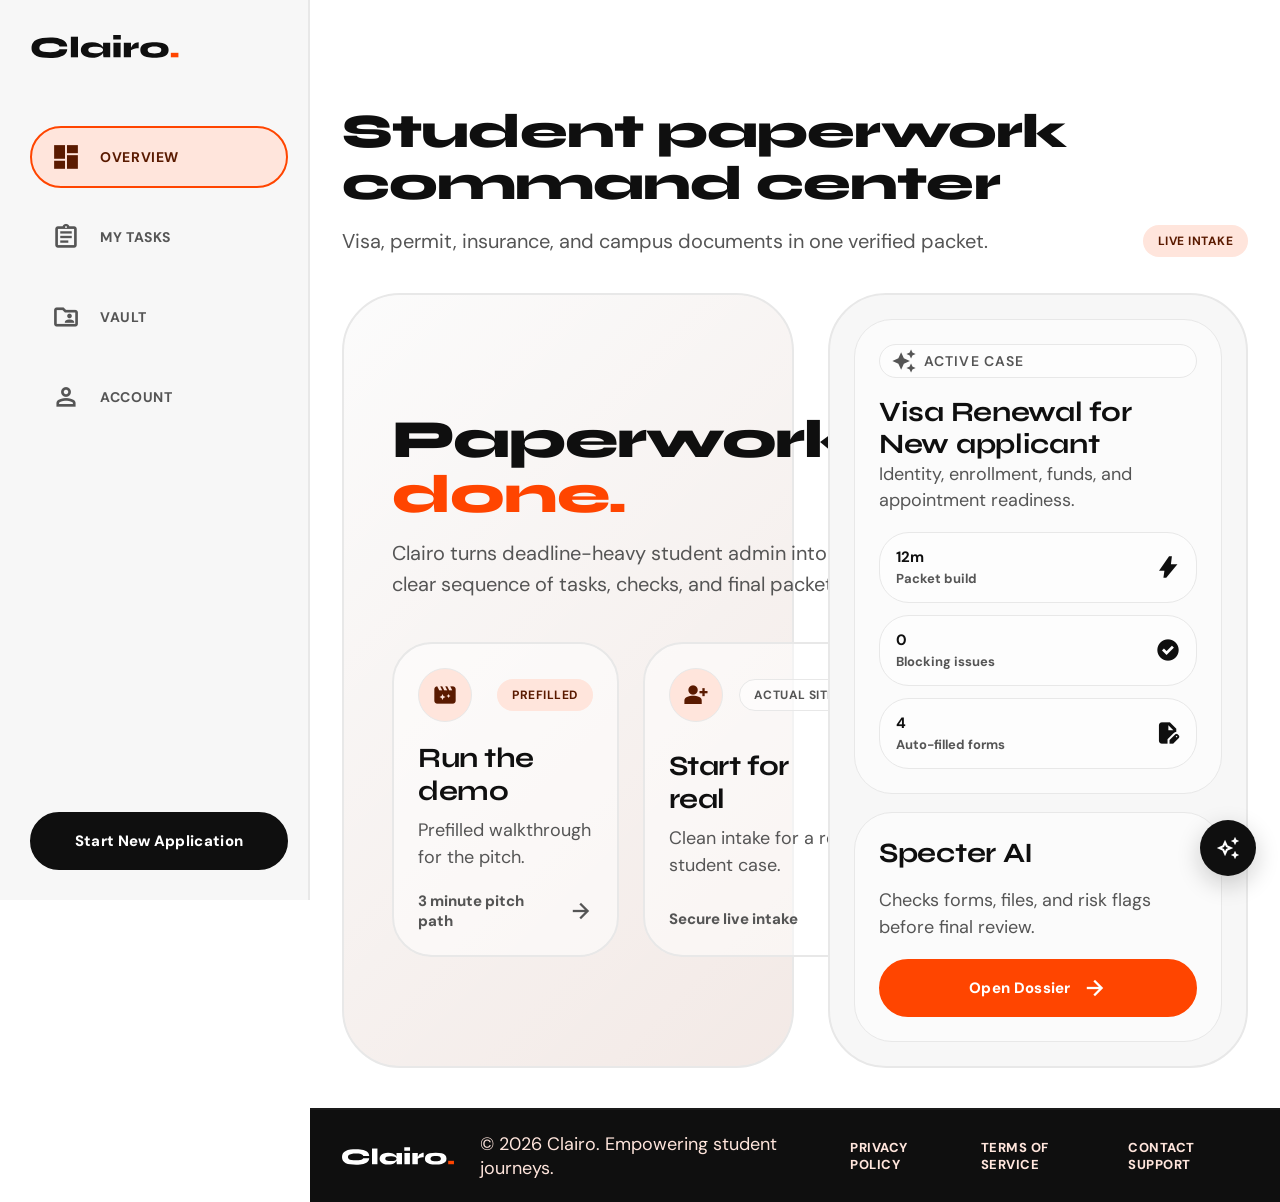
<file: index.html>
<!DOCTYPE html>
<html lang="en" data-mode="actual">

<head>
        <meta charset="utf-8" />
        <meta name="viewport" content="width=device-width, initial-scale=1.0" />
        <title>Clairo - Navigator Overview</title>
        <link rel="preconnect" href="https://fonts.googleapis.com" />
        <link rel="preconnect" href="https://fonts.gstatic.com" crossorigin />
        <link href="https://fonts.googleapis.com/css2?family=Syne:wght@400;500;600;700;800&family=DM+Sans:ital,wght@0,300;0,400;0,500;0,600;1,300;1,400&display=swap" rel="stylesheet" />
        <link href="https://fonts.googleapis.com/css2?family=Material+Symbols+Outlined:wght,FILL@100..700,0..1&display=swap" rel="stylesheet" />
        <link href="v2/clairo-ui.css" rel="stylesheet" />
</head>

<body class="app-page home-page" data-mode="actual">
        <div class="app-layout">
                <aside class="sidebar" aria-label="Workspace navigation">
                        <a class="brand" href="index.html" aria-label="Clairo home">
                                <span class="brand-logo" aria-hidden="true"></span>
                        </a>

                        <nav class="sidebar-nav">
                                <a class="nav-item active" href="index.html">
                                        <span class="material-symbols-outlined filled-icon">dashboard</span>
                                        Overview
                                </a>
                                <a class="nav-item" href="v2/select_service.html" data-mode-link>
                                        <span class="material-symbols-outlined">assignment</span>
                                        My Tasks
                                </a>
                                <a class="nav-item" href="v2/document_preparation.html" data-mode-link>
                                        <span class="material-symbols-outlined">folder_shared</span>
                                        Vault
                                </a>
                                <a class="nav-item" href="v2/task_complete.html" data-mode-link>
                                        <span class="material-symbols-outlined">person</span>
                                        Account
                                </a>
                        </nav>

                        <div class="sidebar-footer">
                                <a class="btn btn-dark" href="v2/select_service.html" data-mode-link>Start New Application</a>
                        </div>
                </aside>

                <main class="app-main">
                        <header class="mobile-top">
                                <a class="brand" href="index.html" aria-label="Clairo home">
                                        <span class="brand-logo" aria-hidden="true"></span>
                                </a>
                                <a class="icon-btn" href="v2/select_service.html" data-mode-link aria-label="Start">
                                        <span class="material-symbols-outlined">arrow_forward</span>
                                </a>
                        </header>

                        <div class="workspace">
                                <section class="workflow-header" data-reveal>
                                        <div class="header-row">
                                                <div>
                                                        <h1 class="page-title">Student paperwork command center</h1>
                                                        <p class="page-copy">Visa, permit, insurance, and campus documents in one verified packet.</p>
                                                </div>
                                                <span class="status-pill primary" data-mode-label>Live intake</span>
                                        </div>
                                </section>

                                <section class="home-hero" data-reveal>
                                        <div class="hero-panel">
                                                <div>
                                                        <h2 class="hero-title">Paperwork, <span>done.</span></h2>
                                                        <p class="hero-copy">Clairo turns deadline-heavy student admin into a clear sequence of tasks, checks, and final packets.</p>
                                                </div>

                                                <div class="choice-grid" aria-label="Choose demo or actual site">
                                                        <a class="choice-card" href="v2/select_service.html?mode=demo" data-set-mode="demo">
                                                                <span class="card-top">
                                                                        <span class="card-icon material-symbols-outlined filled-icon">movie_filter</span>
                                                                        <span class="status-pill primary">Prefilled</span>
                                                                </span>
                                                                <span>
                                                                        <strong class="card-title">Run the demo</strong>
                                                                        <span class="card-copy">Prefilled walkthrough for the pitch.</span>
                                                                </span>
                                                                <span class="card-link">
                                                                        3 minute pitch path
                                                                        <span class="material-symbols-outlined">arrow_forward</span>
                                                                </span>
                                                        </a>

                                                        <a class="choice-card" href="v2/select_service.html?mode=actual" data-set-mode="actual">
                                                                <span class="card-top">
                                                                        <span class="card-icon material-symbols-outlined filled-icon">person_add</span>
                                                                        <span class="status-pill">Actual site</span>
                                                                </span>
                                                                <span>
                                                                        <strong class="card-title">Start for real</strong>
                                                                        <span class="card-copy">Clean intake for a real student case.</span>
                                                                </span>
                                                                <span class="card-link">
                                                                        Secure live intake
                                                                        <span class="material-symbols-outlined">arrow_forward</span>
                                                                </span>
                                                        </a>
                                                </div>
                                        </div>

                                        <aside class="preview-panel" aria-label="Clairo preview">
                                                <section class="preview-card">
                                                        <span class="kicker">
                                                                <span class="material-symbols-outlined filled-icon">auto_awesome</span>
                                                                Active Case
                                                        </span>
                                                        <div>
                                                                <h2 class="panel-title">Visa Renewal for <span data-mode-applicant>New applicant</span></h2>
                                                                <p class="panel-copy">Identity, enrollment, funds, and appointment readiness.</p>
                                                        </div>
                                                        <div class="metric-list">
                                                                <div class="metric-row">
                                                                        <div>
                                                                                <strong>12m</strong>
                                                                                <span>Packet build</span>
                                                                        </div>
                                                                        <span class="material-symbols-outlined filled-icon">bolt</span>
                                                                </div>
                                                                <div class="metric-row">
                                                                        <div>
                                                                                <strong>0</strong>
                                                                                <span>Blocking issues</span>
                                                                        </div>
                                                                        <span class="material-symbols-outlined filled-icon">check_circle</span>
                                                                </div>
                                                                <div class="metric-row">
                                                                        <div>
                                                                                <strong>4</strong>
                                                                                <span>Auto-filled forms</span>
                                                                        </div>
                                                                        <span class="material-symbols-outlined filled-icon">edit_document</span>
                                                                </div>
                                                        </div>
                                                </section>

                                                <section class="preview-card">
                                                        <h2 class="panel-title">Specter AI</h2>
                                                        <p class="panel-copy">Checks forms, files, and risk flags before final review.</p>
                                                        <a class="btn btn-primary" href="v2/document_preparation.html" data-mode-link>
                                                                Open Dossier
                                                                <span class="material-symbols-outlined">arrow_forward</span>
                                                        </a>
                                                </section>
                                        </aside>
                                </section>
                        </div>

                        <footer class="footer">
                                <div class="footer-inner">
                                        <a class="brand" href="index.html" aria-label="Clairo home">
                                                <span class="brand-logo" aria-hidden="true"></span>
                                        </a>
                                        <div class="footer-copy">© 2026 Clairo. Empowering student journeys.</div>
                                        <nav class="footer-links" aria-label="Footer navigation">
                                                <a href="#">Privacy Policy</a>
                                                <a href="#">Terms of Service</a>
                                                <a href="#">Contact Support</a>
                                        </nav>
                                </div>
                        </footer>
                </main>
        </div>

        <script src="v2/clairo-ui.js"></script>
</body>

</html>
</file>
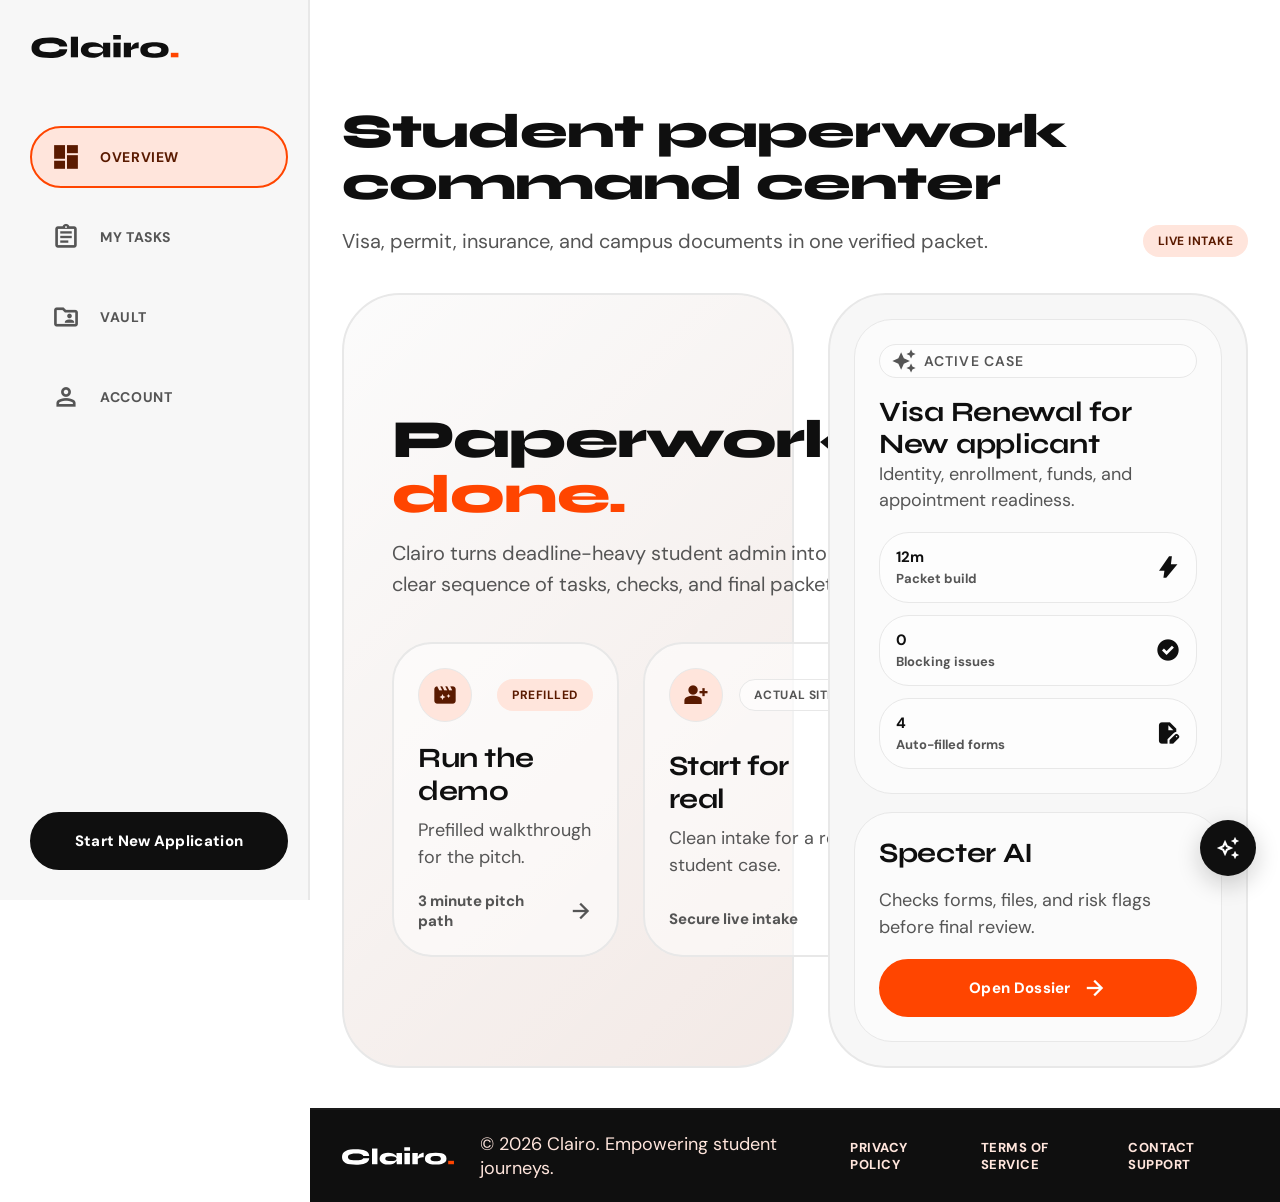
<file: v2/index.html>
<!DOCTYPE html>
<html lang="en" data-mode="actual">

<head>
        <meta charset="utf-8" />
        <meta name="viewport" content="width=device-width, initial-scale=1.0" />
        <title>Clairo - Navigator Overview</title>
        <link rel="preconnect" href="https://fonts.googleapis.com" />
        <link rel="preconnect" href="https://fonts.gstatic.com" crossorigin />
        <link href="https://fonts.googleapis.com/css2?family=Syne:wght@400;500;600;700;800&family=DM+Sans:ital,wght@0,300;0,400;0,500;0,600;1,300;1,400&display=swap" rel="stylesheet" />
        <link href="https://fonts.googleapis.com/css2?family=Material+Symbols+Outlined:wght,FILL@100..700,0..1&display=swap" rel="stylesheet" />
        <link href="clairo-ui.css" rel="stylesheet" />
</head>

<body class="app-page home-page" data-mode="actual">
        <div class="app-layout">
                <aside class="sidebar" aria-label="Workspace navigation">
                        <a class="brand" href="index.html" data-mode-link aria-label="Clairo home">
                                <span class="brand-logo" aria-hidden="true"></span>
                        </a>

                        <nav class="sidebar-nav">
                                <a class="nav-item active" href="index.html" data-mode-link>
                                        <span class="material-symbols-outlined filled-icon">dashboard</span>
                                        Overview
                                </a>
                                <a class="nav-item" href="select_service.html" data-mode-link>
                                        <span class="material-symbols-outlined">assignment</span>
                                        My Tasks
                                </a>
                                <a class="nav-item" href="document_preparation.html" data-mode-link>
                                        <span class="material-symbols-outlined">folder_shared</span>
                                        Vault
                                </a>
                                <a class="nav-item" href="task_complete.html" data-mode-link>
                                        <span class="material-symbols-outlined">person</span>
                                        Account
                                </a>
                        </nav>

                        <div class="sidebar-footer">
                                <a class="btn btn-dark" href="select_service.html" data-mode-link>Start New Application</a>
                        </div>
                </aside>

                <main class="app-main">
                        <header class="mobile-top">
                                <a class="brand" href="index.html" data-mode-link aria-label="Clairo home">
                                        <span class="brand-logo" aria-hidden="true"></span>
                                </a>
                                <a class="icon-btn" href="select_service.html" data-mode-link aria-label="Start">
                                        <span class="material-symbols-outlined">arrow_forward</span>
                                </a>
                        </header>

                        <div class="workspace">
                                <section class="workflow-header" data-reveal>
                                        <div class="header-row">
                                                <div>
                                                        <h1 class="page-title">Student paperwork command center</h1>
                                                        <p class="page-copy">Visa, permit, insurance, and campus documents in one verified packet.</p>
                                                </div>
                                                <span class="status-pill primary" data-mode-label>Live intake</span>
                                        </div>
                                </section>

                                <section class="home-hero" data-reveal>
                                        <div class="hero-panel">
                                                <div>
                                                        <h2 class="hero-title">Paperwork, <span>done.</span></h2>
                                                        <p class="hero-copy">Clairo turns deadline-heavy student admin into a clear sequence of tasks, checks, and final packets.</p>
                                                </div>

                                                <div class="choice-grid" aria-label="Choose demo or actual site">
                                                        <a class="choice-card" href="select_service.html?mode=demo" data-set-mode="demo">
                                                                <span class="card-top">
                                                                        <span class="card-icon material-symbols-outlined filled-icon">movie_filter</span>
                                                                        <span class="status-pill primary">Prefilled</span>
                                                                </span>
                                                                <span>
                                                                        <strong class="card-title">Run the demo</strong>
                                                                        <span class="card-copy">Prefilled walkthrough for the pitch.</span>
                                                                </span>
                                                                <span class="card-link">
                                                                        3 minute pitch path
                                                                        <span class="material-symbols-outlined">arrow_forward</span>
                                                                </span>
                                                        </a>

                                                        <a class="choice-card" href="select_service.html?mode=actual" data-set-mode="actual">
                                                                <span class="card-top">
                                                                        <span class="card-icon material-symbols-outlined filled-icon">person_add</span>
                                                                        <span class="status-pill">Actual site</span>
                                                                </span>
                                                                <span>
                                                                        <strong class="card-title">Start for real</strong>
                                                                        <span class="card-copy">Clean intake for a real student case.</span>
                                                                </span>
                                                                <span class="card-link">
                                                                        Secure live intake
                                                                        <span class="material-symbols-outlined">arrow_forward</span>
                                                                </span>
                                                        </a>
                                                </div>
                                        </div>

                                        <aside class="preview-panel" aria-label="Clairo preview">
                                                <section class="preview-card">
                                                        <span class="kicker">
                                                                <span class="material-symbols-outlined filled-icon">auto_awesome</span>
                                                                Active Case
                                                        </span>
                                                        <div>
                                                                <h2 class="panel-title">Visa Renewal for <span data-mode-applicant>New applicant</span></h2>
                                                                <p class="panel-copy">Identity, enrollment, funds, and appointment readiness.</p>
                                                        </div>
                                                        <div class="metric-list">
                                                                <div class="metric-row">
                                                                        <div>
                                                                                <strong>12m</strong>
                                                                                <span>Packet build</span>
                                                                        </div>
                                                                        <span class="material-symbols-outlined filled-icon">bolt</span>
                                                                </div>
                                                                <div class="metric-row">
                                                                        <div>
                                                                                <strong>0</strong>
                                                                                <span>Blocking issues</span>
                                                                        </div>
                                                                        <span class="material-symbols-outlined filled-icon">check_circle</span>
                                                                </div>
                                                                <div class="metric-row">
                                                                        <div>
                                                                                <strong>4</strong>
                                                                                <span>Auto-filled forms</span>
                                                                        </div>
                                                                        <span class="material-symbols-outlined filled-icon">edit_document</span>
                                                                </div>
                                                        </div>
                                                </section>

                                                <section class="preview-card">
                                                        <h2 class="panel-title">Specter AI</h2>
                                                        <p class="panel-copy">Checks forms, files, and risk flags before final review.</p>
                                                        <a class="btn btn-primary" href="document_preparation.html" data-mode-link>
                                                                Open Dossier
                                                                <span class="material-symbols-outlined">arrow_forward</span>
                                                        </a>
                                                </section>
                                        </aside>
                                </section>
                        </div>

                        <footer class="footer">
                                <div class="footer-inner">
                                        <a class="brand" href="index.html" data-mode-link aria-label="Clairo home">
                                                <span class="brand-logo" aria-hidden="true"></span>
                                        </a>
                                        <div class="footer-copy">© 2026 Clairo. Empowering student journeys.</div>
                                        <nav class="footer-links" aria-label="Footer navigation">
                                                <a href="#">Privacy Policy</a>
                                                <a href="#">Terms of Service</a>
                                                <a href="#">Contact Support</a>
                                        </nav>
                                </div>
                        </footer>
                </main>
        </div>

        <script src="clairo-ui.js"></script>
</body>

</html>
</file>
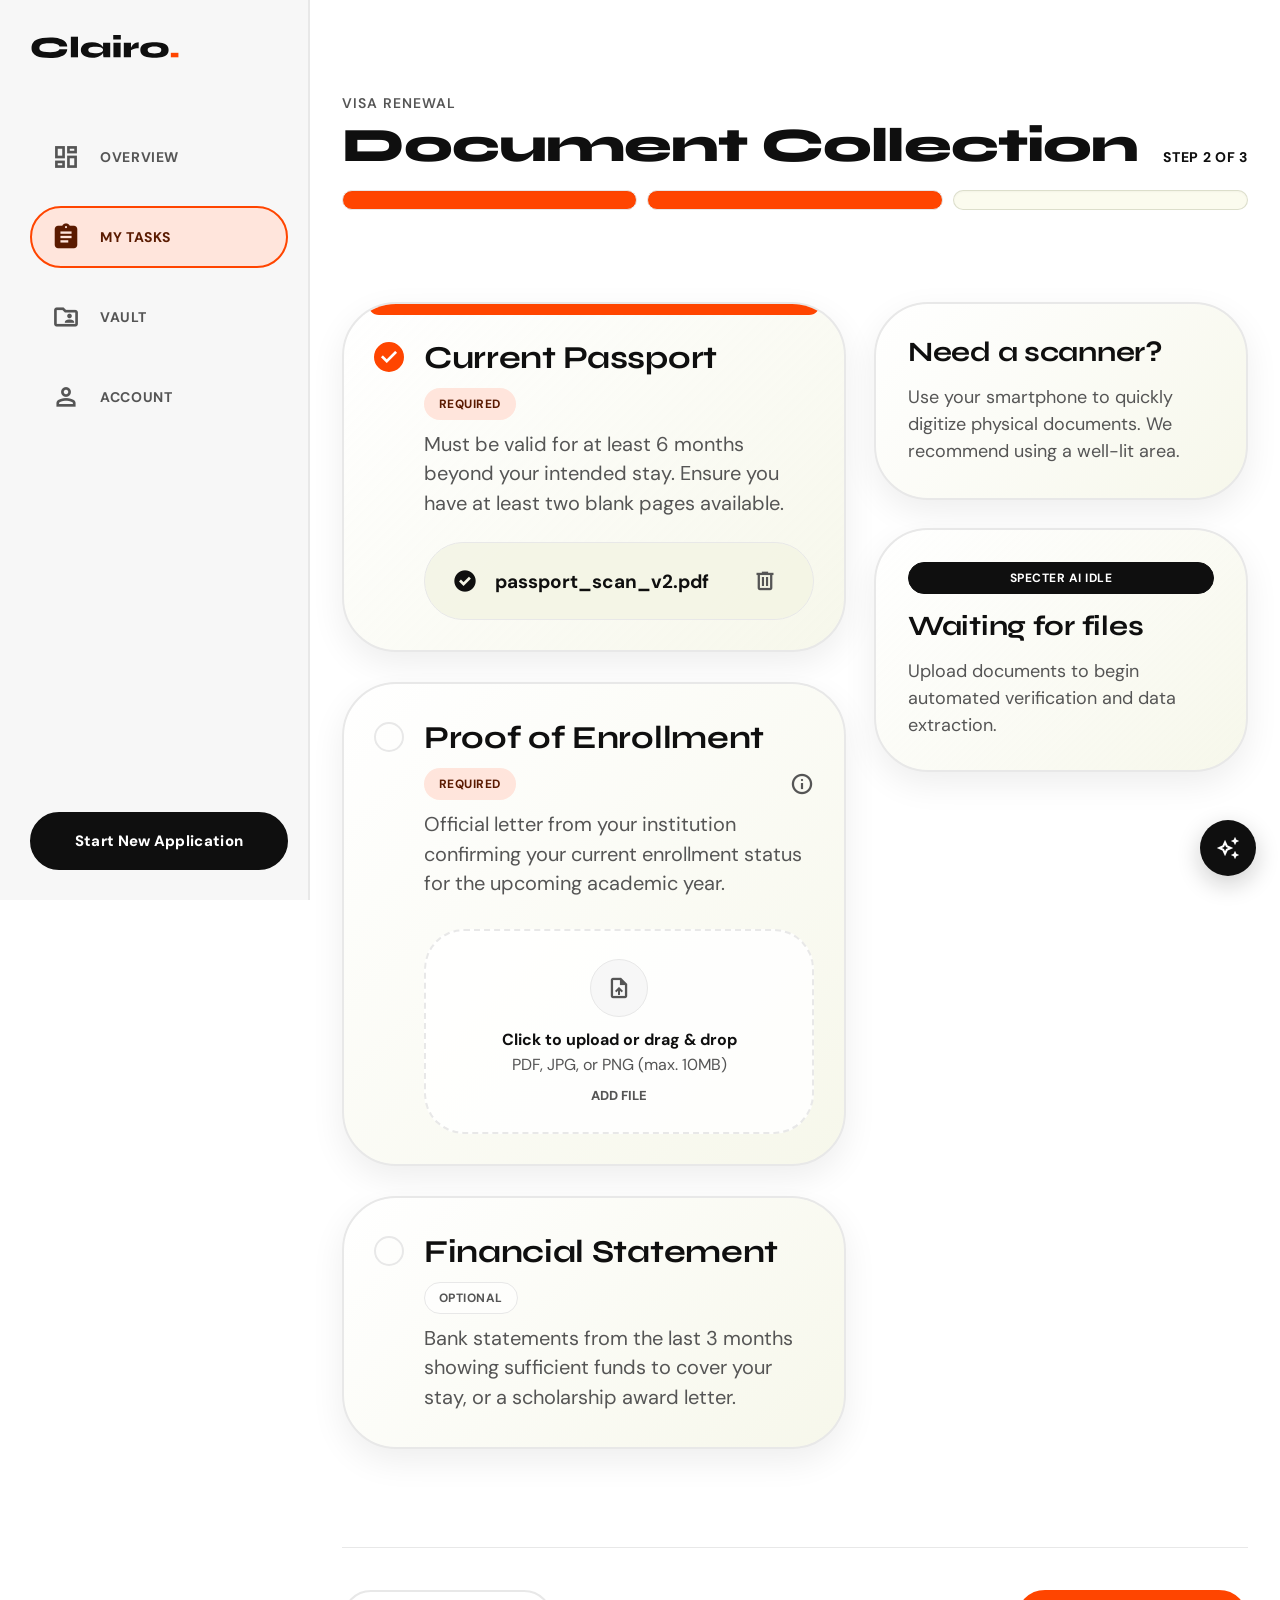
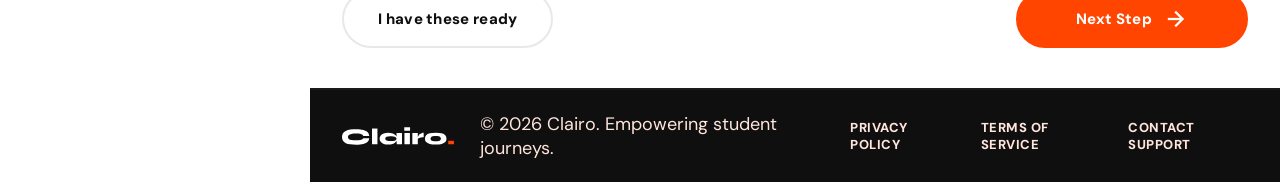
<file: document_preparation.html>
<!DOCTYPE html>
<html lang="en">

<head>
        <meta charset="utf-8" />
        <meta name="viewport" content="width=device-width, initial-scale=1.0" />
        <meta http-equiv="refresh" content="0; url=v2/document_preparation.html" />
        <title>Opening Clairo V2</title>
</head>

<body>
        <p>Opening <a href="v2/document_preparation.html">Clairo V2 dossier builder</a>.</p>
        <script>
                window.location.replace("v2/document_preparation.html" + window.location.search);
        </script>
</body>

</html>
</file>
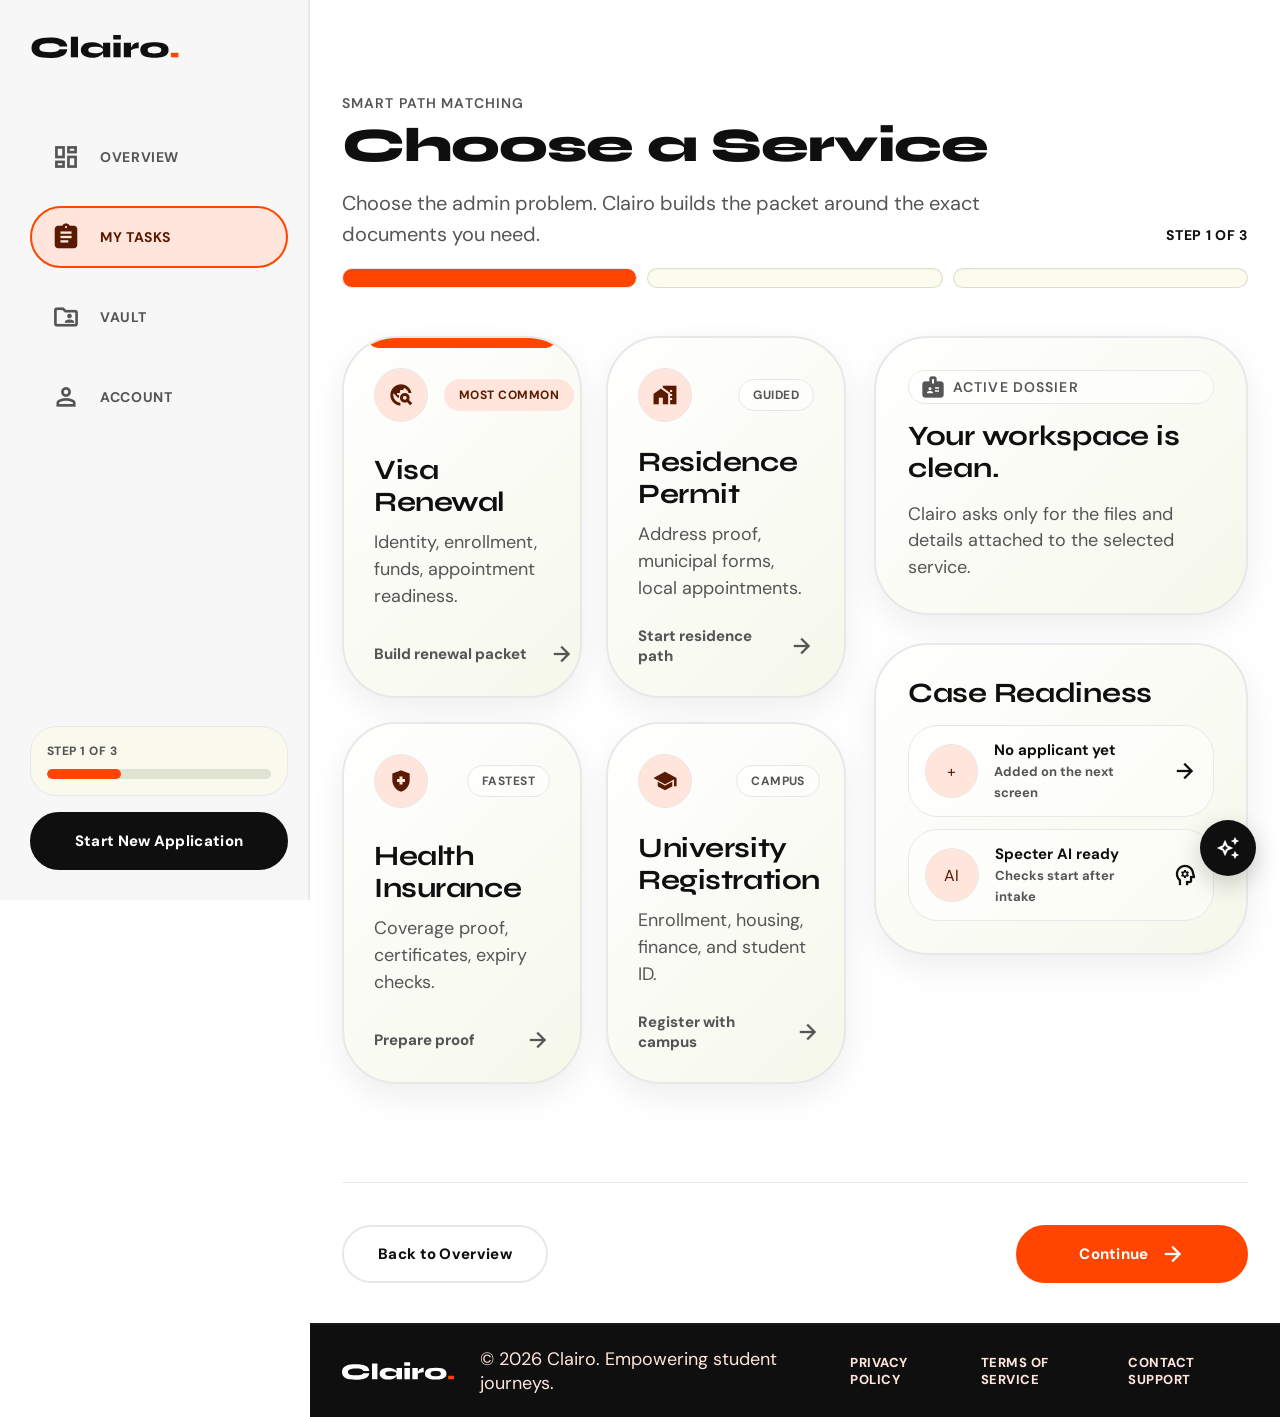
<file: select_service.html>
<!DOCTYPE html>
<html lang="en">

<head>
        <meta charset="utf-8" />
        <meta name="viewport" content="width=device-width, initial-scale=1.0" />
        <meta http-equiv="refresh" content="0; url=v2/select_service.html" />
        <title>Opening Clairo V2</title>
</head>

<body>
        <p>Opening <a href="v2/select_service.html">Clairo V2 service path</a>.</p>
        <script>
                window.location.replace("v2/select_service.html" + window.location.search);
        </script>
</body>

</html>
</file>
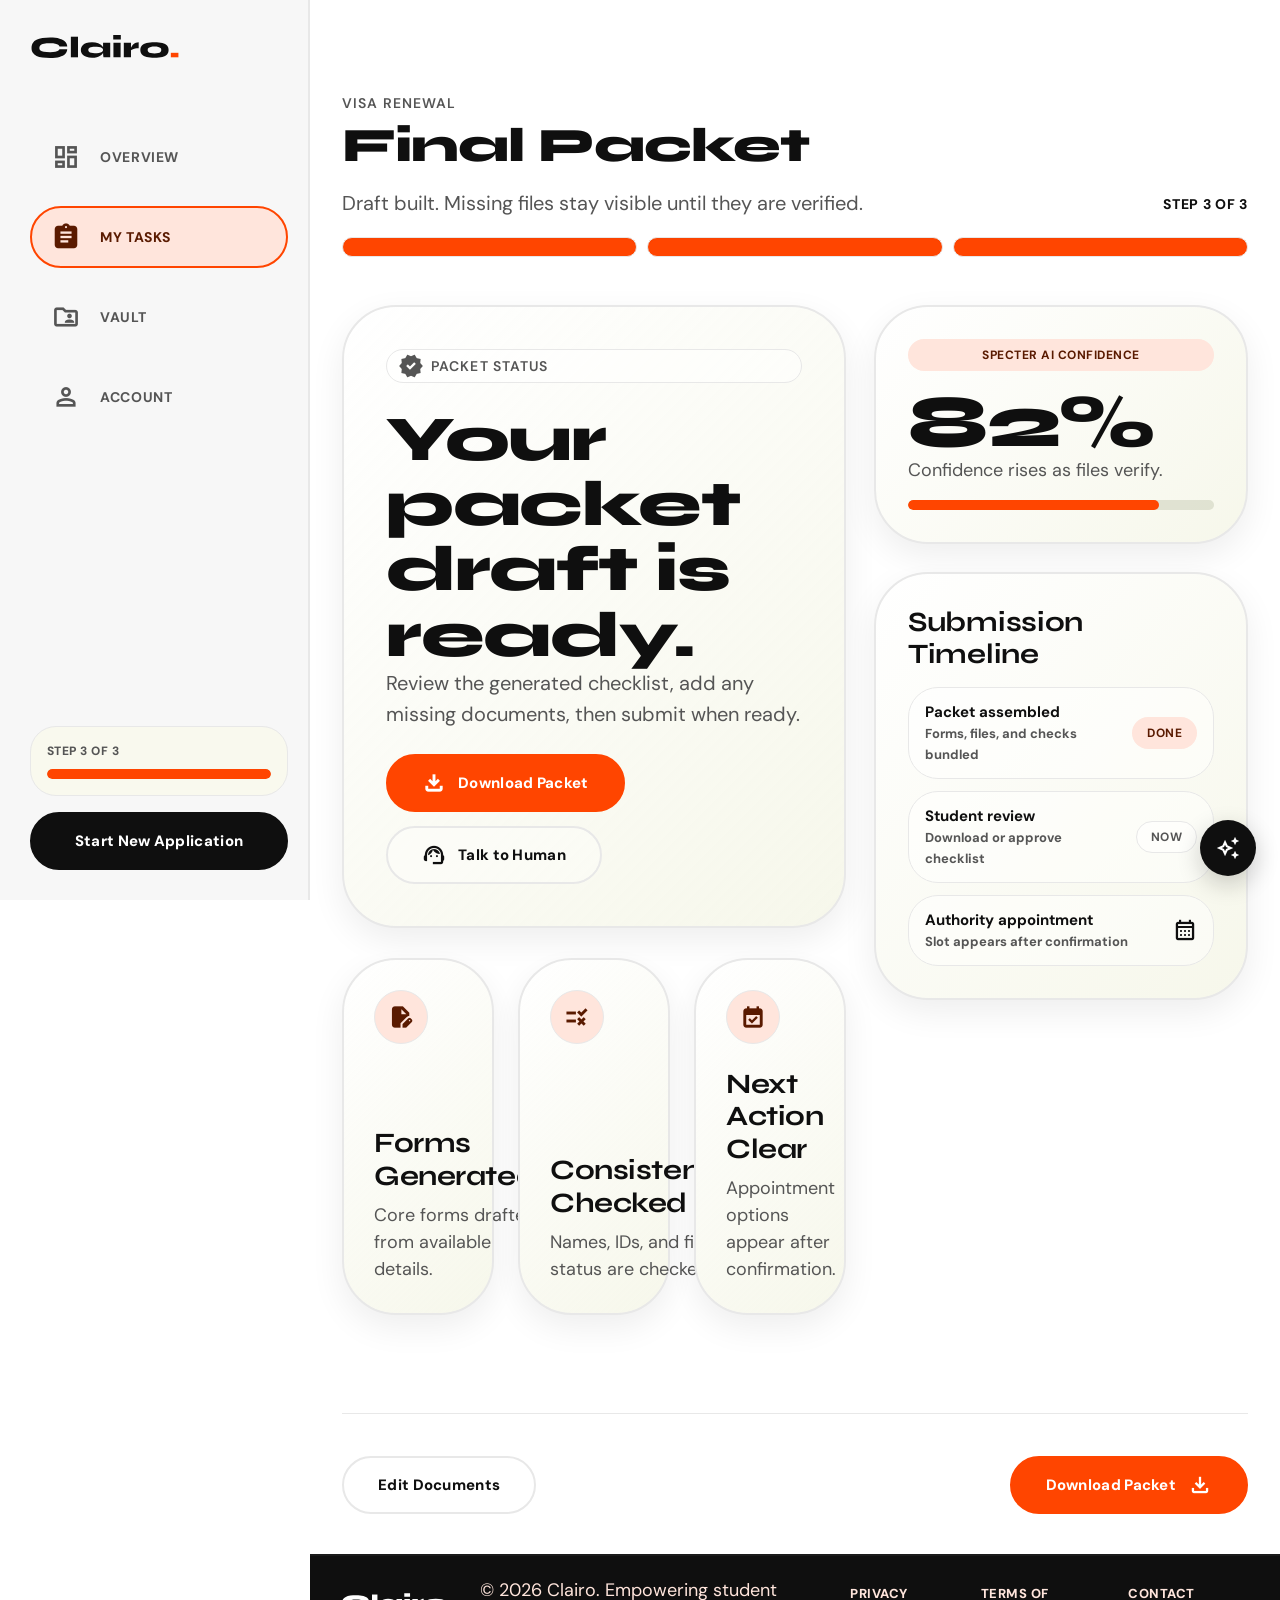
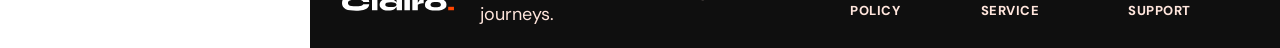
<file: task_complete.html>
<!DOCTYPE html>
<html lang="en">

<head>
        <meta charset="utf-8" />
        <meta name="viewport" content="width=device-width, initial-scale=1.0" />
        <meta http-equiv="refresh" content="0; url=v2/task_complete.html" />
        <title>Opening Clairo V2</title>
</head>

<body>
        <p>Opening <a href="v2/task_complete.html">Clairo V2 final packet</a>.</p>
        <script>
                window.location.replace("v2/task_complete.html" + window.location.search);
        </script>
</body>

</html>
</file>
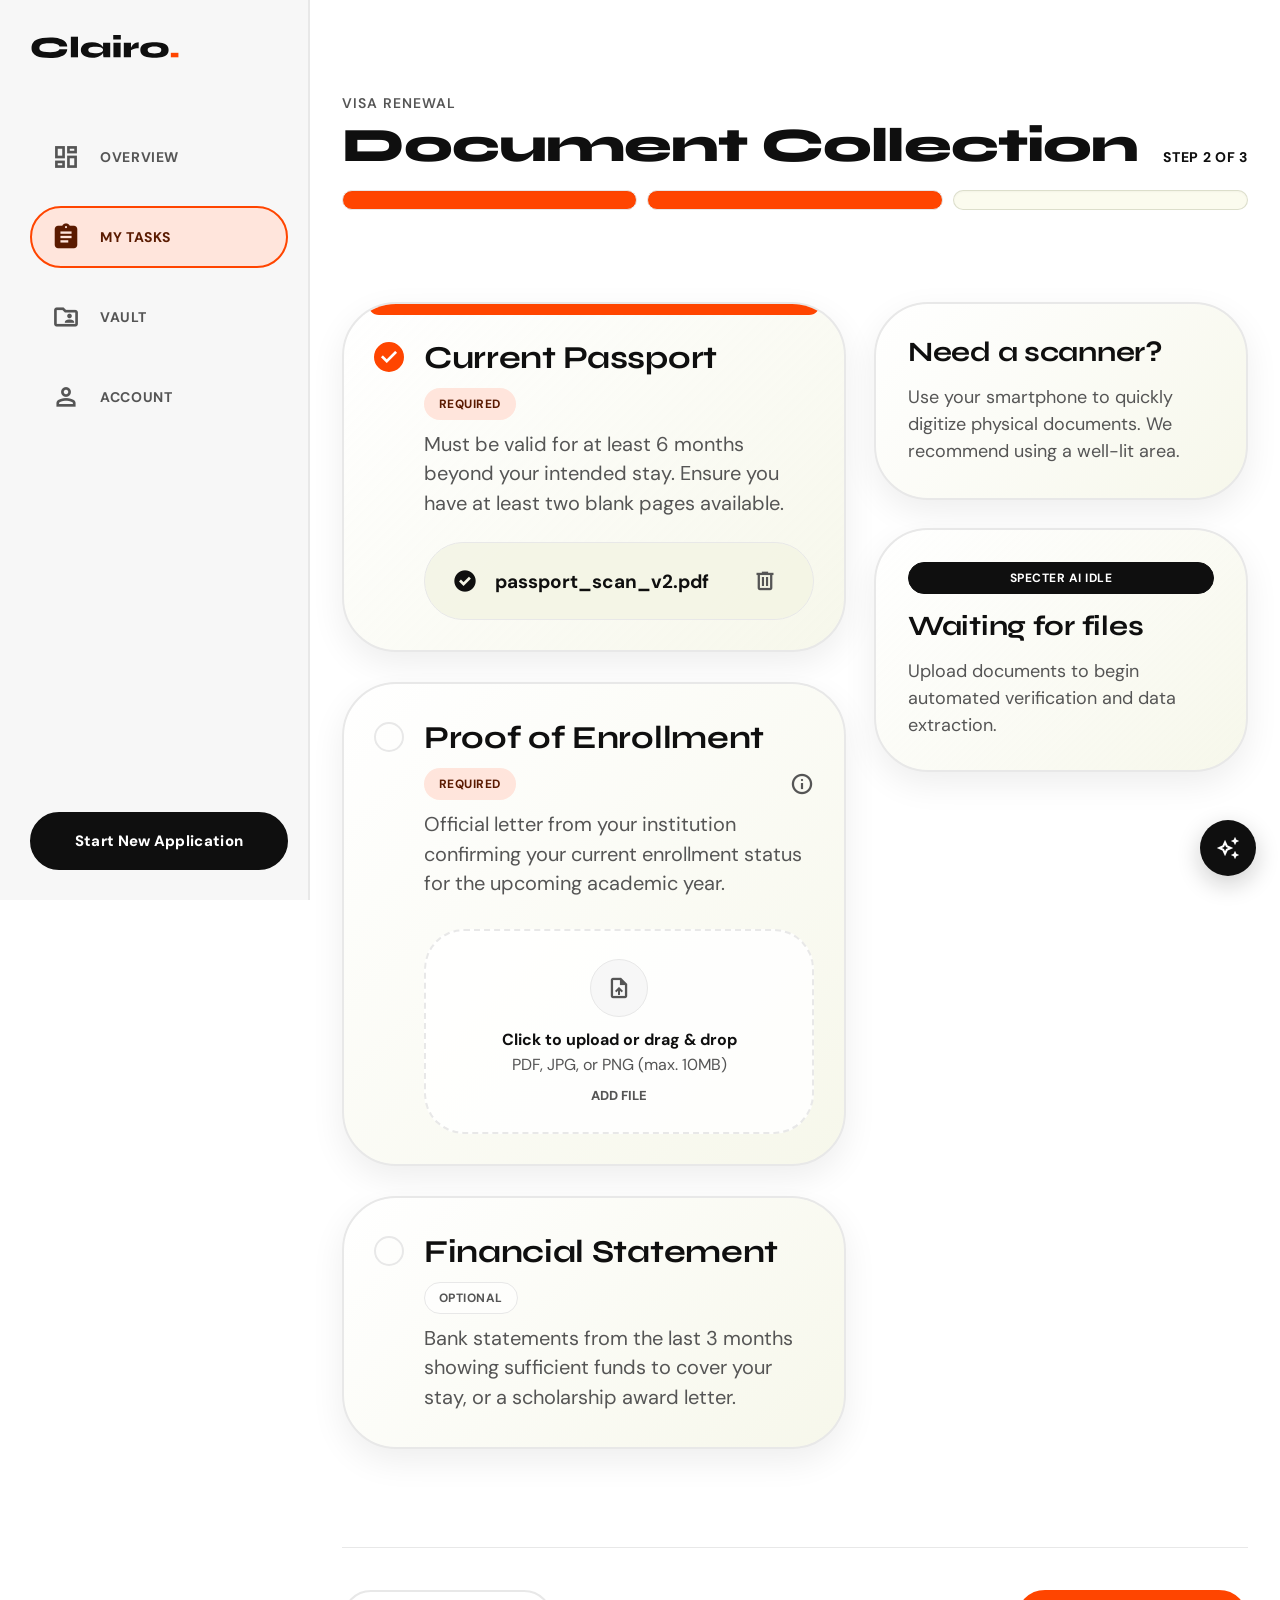
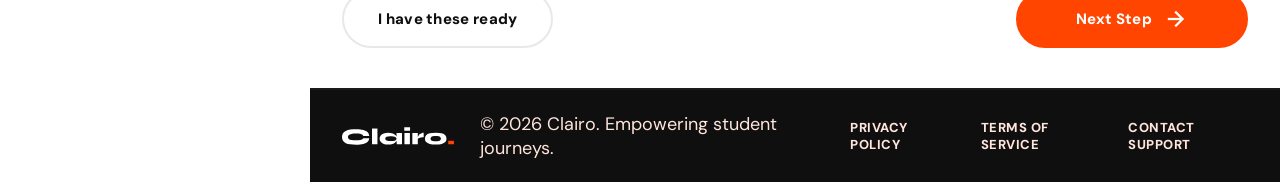
<file: v2/document_preparation.html>
<!DOCTYPE html>
<html lang="en" data-mode="actual">

<head>
        <meta charset="utf-8" />
        <meta name="viewport" content="width=device-width, initial-scale=1.0" />
        <title>Clairo - Document Collection</title>
        <link rel="preconnect" href="https://fonts.googleapis.com" />
        <link rel="preconnect" href="https://fonts.gstatic.com" crossorigin />
        <link href="https://fonts.googleapis.com/css2?family=Syne:wght@400;500;600;700;800&family=DM+Sans:ital,wght@0,300;0,400;0,500;0,600;1,300;1,400&display=swap" rel="stylesheet" />
        <link href="https://fonts.googleapis.com/css2?family=Material+Symbols+Outlined:wght,FILL@100..700,0..1&display=swap" rel="stylesheet" />
        <link href="clairo-ui.css" rel="stylesheet" />
</head>

<body class="app-page document-page" data-mode="actual">
        <div class="app-layout">
                <aside class="sidebar" aria-label="Workspace navigation">
                        <a class="brand" href="index.html" data-mode-link aria-label="Clairo home">
                                <span class="brand-logo" aria-hidden="true"></span>
                        </a>

                        <nav class="sidebar-nav">
                                <a class="nav-item" href="index.html" data-mode-link>
                                        <span class="material-symbols-outlined">dashboard</span>
                                        Overview
                                </a>
                                <a class="nav-item active" href="select_service.html" data-mode-link>
                                        <span class="material-symbols-outlined filled-icon">assignment</span>
                                        My Tasks
                                </a>
                                <a class="nav-item" href="document_preparation.html" data-mode-link>
                                        <span class="material-symbols-outlined">folder_shared</span>
                                        Vault
                                </a>
                                <a class="nav-item" href="task_complete.html" data-mode-link>
                                        <span class="material-symbols-outlined">person</span>
                                        Account
                                </a>
                        </nav>

                        <div class="sidebar-footer">
                                <a class="btn btn-dark" href="select_service.html" data-mode-link>Start New Application</a>
                        </div>
                </aside>

                <main class="app-main">
                        <header class="mobile-top">
                                <a class="brand" href="index.html" data-mode-link aria-label="Clairo home">
                                        <span class="brand-logo" aria-hidden="true"></span>
                                </a>
                                <a class="icon-btn" href="select_service.html" data-mode-link aria-label="Back to service selection">
                                        <span class="material-symbols-outlined">arrow_back</span>
                                </a>
                        </header>

                        <div class="workspace">
                                <section class="workflow-header" data-reveal>
                                        <div class="header-row">
                                                <div>
                                                        <p class="eyebrow">Visa Renewal</p>
                                                        <h1 class="page-title">Document Collection</h1>
                                                </div>
                                                <p class="step-label">Step 2 of 3</p>
                                        </div>
                                        <div class="stepper" aria-label="Application progress">
                                                <span class="step done"></span>
                                                <span class="step active"></span>
                                                <span class="step"></span>
                                        </div>
                                </section>

                                <section class="content-grid" aria-label="Document checklist">
                                        <div class="stack" data-reveal>
                                                <article class="doc-card is-highlighted">
                                                        <div class="doc-main">
                                                                <span class="check-dot done material-symbols-outlined filled-icon" aria-hidden="true">check</span>
                                                                <div>
                                                                        <div class="doc-heading">
                                                                                <h2 class="doc-title">Current Passport</h2>
                                                                                <span class="badge required">Required</span>
                                                                        </div>
                                                                        <p class="doc-copy">Must be valid for at least 6 months beyond your intended stay. Ensure you have at least two blank pages available.</p>
                                                                </div>
                                                        </div>
                                                        <div class="file-pill">
                                                                <span class="file-pill-left">
                                                                        <span class="material-symbols-outlined filled-icon">check_circle</span>
                                                                        <strong>passport_scan_v2.pdf</strong>
                                                                </span>
                                                                <button class="icon-btn" type="button" aria-label="Remove passport scan">
                                                                        <span class="material-symbols-outlined">delete</span>
                                                                </button>
                                                        </div>
                                                </article>

                                                <article class="doc-card">
                                                        <div class="doc-main">
                                                                <span class="check-dot" aria-hidden="true"></span>
                                                                <div>
                                                                        <div class="doc-heading">
                                                                                <h2 class="doc-title">Proof of Enrollment</h2>
                                                                                <span class="badge required">Required</span>
                                                                                <span class="info-icon material-symbols-outlined" title="Usually provided by your university's international student office.">info</span>
                                                                        </div>
                                                                        <p class="doc-copy">Official letter from your institution confirming your current enrollment status for the upcoming academic year.</p>
                                                                </div>
                                                        </div>
                                                        <button class="upload-zone" type="button" data-upload-card aria-pressed="false">
                                                                <span class="upload-inner">
                                                                        <span class="upload-icon material-symbols-outlined" data-upload-icon>upload_file</span>
                                                                        <span class="upload-copy">
                                                                                <strong data-upload-status data-empty="Click to upload or drag & drop" data-complete="enrollment_letter.pdf">Click to upload or drag &amp; drop</strong>
                                                                                <span>PDF, JPG, or PNG (max. 10MB)</span>
                                                                        </span>
                                                                        <span class="upload-action" data-upload-action>Add file</span>
                                                                </span>
                                                        </button>
                                                </article>

                                                <article class="doc-card compact">
                                                        <div class="doc-main">
                                                                <span class="check-dot" aria-hidden="true"></span>
                                                                <div>
                                                                        <div class="doc-heading">
                                                                                <h2 class="doc-title">Financial Statement</h2>
                                                                                <span class="badge">Optional</span>
                                                                        </div>
                                                                        <p class="doc-copy">Bank statements from the last 3 months showing sufficient funds to cover your stay, or a scholarship award letter.</p>
                                                                </div>
                                                        </div>
                                                </article>
                                        </div>

                                        <aside class="side-stack" data-reveal>
                                                <section class="surface-panel">
                                                        <h2 class="panel-title">Need a scanner?</h2>
                                                        <p class="panel-copy">Use your smartphone to quickly digitize physical documents. We recommend using a well-lit area.</p>
                                                </section>

                                                <section class="surface-panel" id="ai-status-panel">
                                                        <span class="status-pill dark">Specter AI Idle</span>
                                                        <h2 class="panel-title" id="ai-status-title">Waiting for files</h2>
                                                        <p class="panel-copy" id="ai-status-copy">Upload documents to begin automated verification and data extraction.</p>
                                                </section>
                                        </aside>
                                </section>

                                <div class="action-strip">
                                        <a class="btn btn-secondary" href="select_service.html" data-mode-link>I have these ready</a>
                                        <a class="btn btn-primary" href="task_complete.html" data-mode-link>
                                                Next Step
                                                <span class="material-symbols-outlined">arrow_forward</span>
                                        </a>
                                </div>
                        </div>

                        <footer class="footer">
                                <div class="footer-inner">
                                        <a class="brand" href="index.html" data-mode-link aria-label="Clairo home">
                                                <span class="brand-logo" aria-hidden="true"></span>
                                        </a>
                                        <div class="footer-copy">© 2026 Clairo. Empowering student journeys.</div>
                                        <nav class="footer-links" aria-label="Footer navigation">
                                                <a href="#">Privacy Policy</a>
                                                <a href="#">Terms of Service</a>
                                                <a href="#">Contact Support</a>
                                        </nav>
                                </div>
                        </footer>
                </main>
        </div>

        <div class="modal-overlay" id="ocr-modal">
                <div class="modal">
                        <div class="modal-header">
                                <h2 class="modal-title">Verify Extracted Data</h2>
                                <p class="modal-copy">Specter AI has extracted the following information from your document.</p>
                        </div>
                        <div class="extracted-data">
                                <div class="data-row">
                                        <span class="data-label">Document Type</span>
                                        <span class="data-value" id="ocr-doc-type">ID Document</span>
                                </div>
                                <div class="data-row">
                                        <span class="data-label">Full Name</span>
                                        <span class="data-value" data-mode-applicant>Vincent Vega</span>
                                </div>
                                <div class="data-row">
                                        <span class="data-label">Verification Score</span>
                                        <span class="data-value" style="color: #10B981;">98% Match</span>
                                </div>
                        </div>
                        <div class="modal-actions">
                                <button class="btn btn-secondary" id="btn-ocr-cancel">Retake</button>
                                <button class="btn btn-primary" id="btn-ocr-confirm">Confirm & Save</button>
                        </div>
                </div>
        </div>

        <script src="clairo-ui.js"></script>
</body>

</html>
</file>
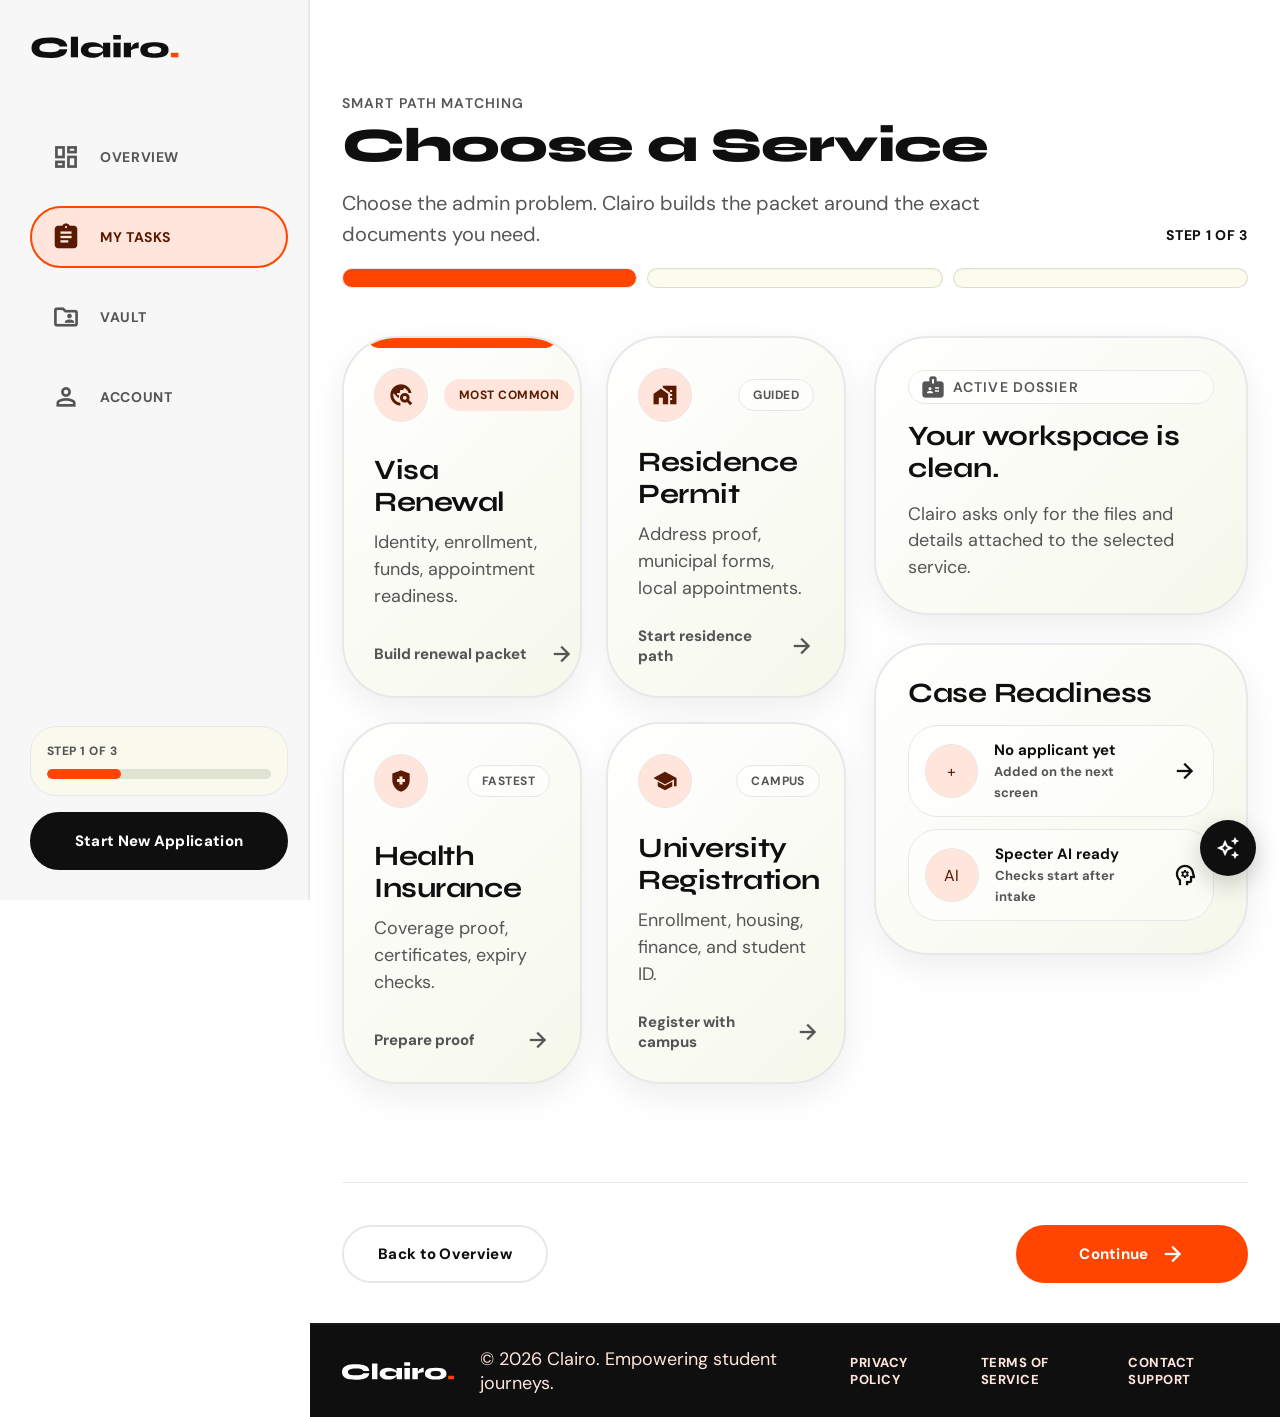
<file: v2/select_service.html>
<!DOCTYPE html>
<html lang="en" data-mode="actual">

<head>
        <meta charset="utf-8" />
        <meta name="viewport" content="width=device-width, initial-scale=1.0" />
        <title>Clairo - Choose Service</title>
        <link rel="preconnect" href="https://fonts.googleapis.com" />
        <link rel="preconnect" href="https://fonts.gstatic.com" crossorigin />
        <link href="https://fonts.googleapis.com/css2?family=Syne:wght@400;500;600;700;800&family=DM+Sans:ital,wght@0,300;0,400;0,500;0,600;1,300;1,400&display=swap" rel="stylesheet" />
        <link href="https://fonts.googleapis.com/css2?family=Material+Symbols+Outlined:wght,FILL@100..700,0..1&display=swap" rel="stylesheet" />
        <link href="clairo-ui.css" rel="stylesheet" />
</head>

<body class="app-page service-page" data-mode="actual">
        <div class="app-layout">
                <aside class="sidebar" aria-label="Workspace navigation">
                        <a class="brand" href="index.html" data-mode-link aria-label="Clairo home">
                                <span class="brand-logo" aria-hidden="true"></span>
                        </a>

                        <nav class="sidebar-nav">
                                <a class="nav-item" href="index.html" data-mode-link>
                                        <span class="material-symbols-outlined">dashboard</span>
                                        Overview
                                </a>
                                <a class="nav-item active" href="select_service.html" data-mode-link>
                                        <span class="material-symbols-outlined filled-icon">assignment</span>
                                        My Tasks
                                </a>
                                <a class="nav-item" href="document_preparation.html" data-mode-link>
                                        <span class="material-symbols-outlined">folder_shared</span>
                                        Vault
                                </a>
                                <a class="nav-item" href="task_complete.html" data-mode-link>
                                        <span class="material-symbols-outlined">person</span>
                                        Account
                                </a>
                        </nav>

                        <div class="sidebar-footer">
                                <div class="mini-progress">
                                        <span>Step 1 of 3</span>
                                        <div class="progress-track">
                                                <div class="progress-fill" style="width: 33%"></div>
                                        </div>
                                </div>
                                <a class="btn btn-dark" href="select_service.html" data-mode-link>Start New Application</a>
                        </div>
                </aside>

                <main class="app-main">
                        <header class="mobile-top">
                                <a class="brand" href="index.html" data-mode-link aria-label="Clairo home">
                                        <span class="brand-logo" aria-hidden="true"></span>
                                </a>
                                <a class="icon-btn" href="index.html" data-mode-link aria-label="Home">
                                        <span class="material-symbols-outlined">home</span>
                                </a>
                        </header>

                        <div class="workspace">
                                <section class="workflow-header" data-reveal>
                                        <div class="header-row">
                                                <div>
                                                        <p class="eyebrow">Smart Path Matching</p>
                                                        <h1 class="page-title">Choose a Service</h1>
                                                        <p class="page-copy actual-only">Choose the admin problem. Clairo builds the packet around the exact documents you need.</p>
                                                        <p class="page-copy demo-only">Demo data is ready. Move straight through the visa renewal flow.</p>
                                                </div>
                                                <p class="step-label">Step 1 of 3</p>
                                        </div>
                                        <div class="stepper" aria-label="Application progress">
                                                <span class="step active"></span>
                                                <span class="step"></span>
                                                <span class="step"></span>
                                        </div>
                                </section>

                                <section class="content-grid tight">
                                        <div class="service-grid" data-reveal>
                                                <article class="service-card featured" data-service-card>
                                                        <div class="card-top">
                                                                <span class="card-icon material-symbols-outlined filled-icon">travel_explore</span>
                                                                <span class="status-pill primary">Most common</span>
                                                        </div>
                                                        <div>
                                                                <h2 class="card-title">Visa Renewal</h2>
                                                                <p class="card-copy">Identity, enrollment, funds, appointment readiness.</p>
                                                        </div>
                                                        <a class="card-link" href="document_preparation.html?service=visa-renewal" data-mode-link>
                                                                Build renewal packet
                                                                <span class="material-symbols-outlined">arrow_forward</span>
                                                        </a>
                                                </article>

                                                <article class="service-card" data-service-card>
                                                        <div class="card-top">
                                                                <span class="card-icon material-symbols-outlined filled-icon">home_work</span>
                                                                <span class="status-pill">Guided</span>
                                                        </div>
                                                        <div>
                                                                <h2 class="card-title">Residence Permit</h2>
                                                                <p class="card-copy">Address proof, municipal forms, local appointments.</p>
                                                        </div>
                                                        <a class="card-link" href="document_preparation.html?service=residence-permit" data-mode-link>
                                                                Start residence path
                                                                <span class="material-symbols-outlined">arrow_forward</span>
                                                        </a>
                                                </article>

                                                <article class="service-card" data-service-card>
                                                        <div class="card-top">
                                                                <span class="card-icon material-symbols-outlined filled-icon">health_and_safety</span>
                                                                <span class="status-pill">Fastest</span>
                                                        </div>
                                                        <div>
                                                                <h2 class="card-title">Health Insurance</h2>
                                                                <p class="card-copy">Coverage proof, certificates, expiry checks.</p>
                                                        </div>
                                                        <a class="card-link" href="document_preparation.html?service=health-insurance" data-mode-link>
                                                                Prepare proof
                                                                <span class="material-symbols-outlined">arrow_forward</span>
                                                        </a>
                                                </article>

                                                <article class="service-card" data-service-card>
                                                        <div class="card-top">
                                                                <span class="card-icon material-symbols-outlined filled-icon">school</span>
                                                                <span class="status-pill">Campus</span>
                                                        </div>
                                                        <div>
                                                                <h2 class="card-title">University Registration</h2>
                                                                <p class="card-copy">Enrollment, housing, finance, and student ID.</p>
                                                        </div>
                                                        <a class="card-link" href="document_preparation.html?service=university-registration" data-mode-link>
                                                                Register with campus
                                                                <span class="material-symbols-outlined">arrow_forward</span>
                                                        </a>
                                                </article>
                                        </div>

                                        <aside class="side-stack" data-reveal>
                                                <section class="surface-panel">
                                                        <span class="kicker">
                                                                <span class="material-symbols-outlined filled-icon">badge</span>
                                                                Active Dossier
                                                        </span>
                                                        <h2 class="panel-title demo-only">Demo cast is loaded.</h2>
                                                        <h2 class="panel-title actual-only">Your workspace is clean.</h2>
                                                        <p class="panel-copy demo-only">Sample applicant, sponsor, housing, and contact data are ready for the pitch path.</p>
                                                        <p class="panel-copy actual-only">Clairo asks only for the files and details attached to the selected service.</p>
                                                </section>

                                                <section class="surface-panel">
                                                        <h2 class="panel-title">Case Readiness</h2>
                                                        <div class="identity-list demo-only">
                                                                <div class="identity-item">
                                                                        <span class="avatar">VV</span>
                                                                        <div>
                                                                                <strong>Vincent Vega</strong>
                                                                                <span>Applicant</span>
                                                                        </div>
                                                                        <span class="material-symbols-outlined filled-icon">done</span>
                                                                </div>
                                                                <div class="identity-item">
                                                                        <span class="avatar">MB</span>
                                                                        <div>
                                                                                <strong>Michael Burry</strong>
                                                                                <span>Financial sponsor</span>
                                                                        </div>
                                                                        <span class="material-symbols-outlined filled-icon">done</span>
                                                                </div>
                                                        </div>
                                                        <div class="identity-list actual-only">
                                                                <div class="identity-item">
                                                                        <span class="avatar">+</span>
                                                                        <div>
                                                                                <strong>No applicant yet</strong>
                                                                                <span>Added on the next screen</span>
                                                                        </div>
                                                                        <span class="material-symbols-outlined">arrow_forward</span>
                                                                </div>
                                                                <div class="identity-item">
                                                                        <span class="avatar">AI</span>
                                                                        <div>
                                                                                <strong>Specter AI ready</strong>
                                                                                <span>Checks start after intake</span>
                                                                        </div>
                                                                        <span class="material-symbols-outlined">psychology</span>
                                                                </div>
                                                        </div>
                                                </section>
                                        </aside>
                                </section>

                                <div class="action-strip">
                                        <a class="btn btn-secondary" href="index.html" data-mode-link>Back to Overview</a>
                                        <a class="btn btn-primary" href="document_preparation.html" data-mode-link>
                                                Continue
                                                <span class="material-symbols-outlined">arrow_forward</span>
                                        </a>
                                </div>
                        </div>

                        <footer class="footer">
                                <div class="footer-inner">
                                        <a class="brand" href="index.html" data-mode-link aria-label="Clairo home">
                                                <span class="brand-logo" aria-hidden="true"></span>
                                        </a>
                                        <div class="footer-copy">© 2026 Clairo. Empowering student journeys.</div>
                                        <nav class="footer-links" aria-label="Footer navigation">
                                                <a href="#">Privacy Policy</a>
                                                <a href="#">Terms of Service</a>
                                                <a href="#">Contact Support</a>
                                        </nav>
                                </div>
                        </footer>
                </main>
        </div>

        <script src="clairo-ui.js"></script>
</body>

</html>
</file>
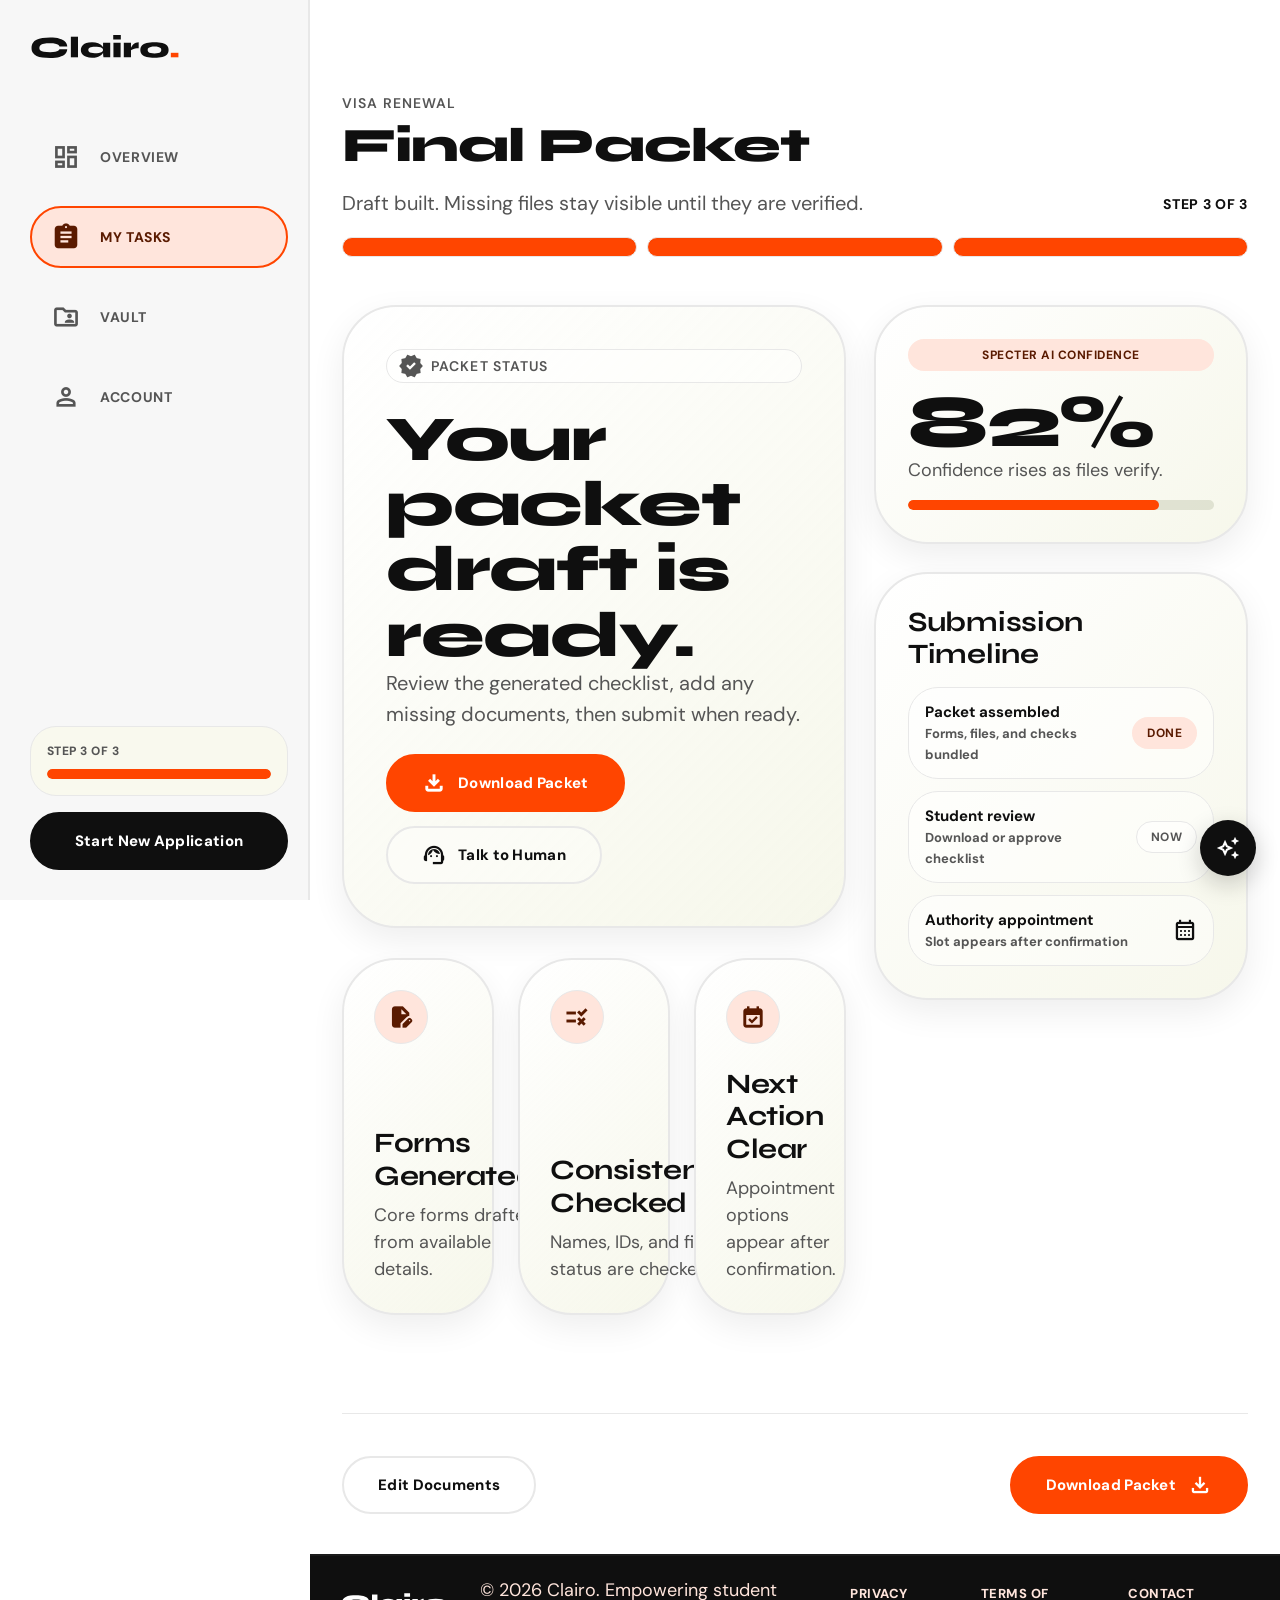
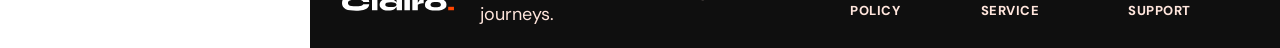
<file: v2/task_complete.html>
<!DOCTYPE html>
<html lang="en" data-mode="actual">

<head>
        <meta charset="utf-8" />
        <meta name="viewport" content="width=device-width, initial-scale=1.0" />
        <title>Clairo - Packet Ready</title>
        <link rel="preconnect" href="https://fonts.googleapis.com" />
        <link rel="preconnect" href="https://fonts.gstatic.com" crossorigin />
        <link href="https://fonts.googleapis.com/css2?family=Syne:wght@400;500;600;700;800&family=DM+Sans:ital,wght@0,300;0,400;0,500;0,600;1,300;1,400&display=swap" rel="stylesheet" />
        <link href="https://fonts.googleapis.com/css2?family=Material+Symbols+Outlined:wght,FILL@100..700,0..1&display=swap" rel="stylesheet" />
        <link href="clairo-ui.css" rel="stylesheet" />
</head>

<body class="app-page complete-page" data-mode="actual">
        <div class="app-layout">
                <aside class="sidebar" aria-label="Workspace navigation">
                        <a class="brand" href="index.html" data-mode-link aria-label="Clairo home">
                                <span class="brand-logo" aria-hidden="true"></span>
                        </a>

                        <nav class="sidebar-nav">
                                <a class="nav-item" href="index.html" data-mode-link>
                                        <span class="material-symbols-outlined">dashboard</span>
                                        Overview
                                </a>
                                <a class="nav-item active" href="select_service.html" data-mode-link>
                                        <span class="material-symbols-outlined filled-icon">assignment</span>
                                        My Tasks
                                </a>
                                <a class="nav-item" href="document_preparation.html" data-mode-link>
                                        <span class="material-symbols-outlined">folder_shared</span>
                                        Vault
                                </a>
                                <a class="nav-item" href="task_complete.html" data-mode-link>
                                        <span class="material-symbols-outlined">person</span>
                                        Account
                                </a>
                        </nav>

                        <div class="sidebar-footer">
                                <div class="mini-progress">
                                        <span>Step 3 of 3</span>
                                        <div class="progress-track">
                                                <div class="progress-fill" style="width: 100%"></div>
                                        </div>
                                </div>
                                <a class="btn btn-dark" href="select_service.html" data-mode-link>Start New Application</a>
                        </div>
                </aside>

                <main class="app-main">
                        <header class="mobile-top">
                                <a class="brand" href="index.html" data-mode-link aria-label="Clairo home">
                                        <span class="brand-logo" aria-hidden="true"></span>
                                </a>
                                <a class="icon-btn" href="document_preparation.html" data-mode-link aria-label="Back to documents">
                                        <span class="material-symbols-outlined">arrow_back</span>
                                </a>
                        </header>

                        <div class="workspace">
                                <section class="workflow-header" data-reveal>
                                        <div class="header-row">
                                                <div>
                                                        <p class="eyebrow">Visa Renewal</p>
                                                        <h1 class="page-title">Final Packet</h1>
                                                        <p class="page-copy demo-only">Demo bundle assembled. No blockers found.</p>
                                                        <p class="page-copy actual-only">Draft built. Missing files stay visible until they are verified.</p>
                                                </div>
                                                <p class="step-label">Step 3 of 3</p>
                                        </div>
                                        <div class="stepper" aria-label="Application progress">
                                                <span class="step done"></span>
                                                <span class="step done"></span>
                                                <span class="step active"></span>
                                        </div>
                                </section>

                                <section class="content-grid tight">
                                        <div class="stack" data-reveal>
                                                <article class="complete-banner">
                                                        <span class="kicker">
                                                                <span class="material-symbols-outlined filled-icon">verified</span>
                                                                Packet Status
                                                        </span>
                                                        <div>
                                                                <h1 class="demo-only">Vincent Vega is ready to submit.</h1>
                                                                <h1 class="actual-only">Your packet draft is ready.</h1>
                                                                <p class="demo-only">Forms, files, and consistency checks are bundled for review.</p>
                                                                <p class="actual-only">Review the generated checklist, add any missing documents, then submit when ready.</p>
                                                        </div>
                                                        <div class="complete-actions">
                                                                <button class="btn btn-primary" type="button">
                                                                        <span class="material-symbols-outlined filled-icon">download</span>
                                                                        Download Packet
                                                                </button>
                                                                <button class="btn btn-secondary" type="button">
                                                                        <span class="material-symbols-outlined">support_agent</span>
                                                                        Talk to Human
                                                                </button>
                                                        </div>
                                                </article>

                                                <section class="summary-grid three" aria-label="Packet summary">
                                                        <article class="summary-card">
                                                                <span class="card-icon material-symbols-outlined filled-icon">edit_document</span>
                                                                <div>
                                                                        <h2 class="card-title">Forms Generated</h2>
                                                                        <p class="card-copy demo-only">Four forms filled with aligned names and dates.</p>
                                                                        <p class="card-copy actual-only">Core forms drafted from available details.</p>
                                                                </div>
                                                        </article>

                                                        <article class="summary-card">
                                                                <span class="card-icon material-symbols-outlined filled-icon">rule</span>
                                                                <div>
                                                                        <h2 class="card-title">Consistency Checked</h2>
                                                                        <p class="card-copy demo-only">Passport, school, bank, and housing names match.</p>
                                                                        <p class="card-copy actual-only">Names, IDs, and file status are checked.</p>
                                                                </div>
                                                        </article>

                                                        <article class="summary-card">
                                                                <span class="card-icon material-symbols-outlined filled-icon">event_available</span>
                                                                <div>
                                                                        <h2 class="card-title">Next Action Clear</h2>
                                                                        <p class="card-copy demo-only">Thursday morning appointment is held.</p>
                                                                        <p class="card-copy actual-only">Appointment options appear after confirmation.</p>
                                                                </div>
                                                        </article>
                                                </section>
                                        </div>

                                        <aside class="side-stack" data-reveal>
                                                <section class="surface-panel">
                                                        <span class="status-pill primary">Specter AI confidence</span>
                                                        <div>
                                                                <div class="confidence-number demo-only">96%</div>
                                                                <div class="confidence-number actual-only">82%</div>
                                                                <p class="panel-copy demo-only">Identity, funds, and address are matched.</p>
                                                                <p class="panel-copy actual-only">Confidence rises as files verify.</p>
                                                        </div>
                                                        <div class="progress-track">
                                                                <div class="progress-fill demo-only" style="width: 96%"></div>
                                                                <div class="progress-fill actual-only" style="width: 82%"></div>
                                                        </div>
                                                </section>

                                                <section class="surface-panel">
                                                        <h2 class="panel-title">Submission Timeline</h2>
                                                        <div class="timeline">
                                                                <div class="timeline-row">
                                                                        <div>
                                                                                <strong>Packet assembled</strong>
                                                                                <span>Forms, files, and checks bundled</span>
                                                                        </div>
                                                                        <span class="status-pill primary">Done</span>
                                                                </div>
                                                                <div class="timeline-row">
                                                                        <div>
                                                                                <strong>Student review</strong>
                                                                                <span>Download or approve checklist</span>
                                                                        </div>
                                                                        <span class="status-pill">Now</span>
                                                                </div>
                                                                <div class="timeline-row">
                                                                        <div>
                                                                                <strong>Authority appointment</strong>
                                                                                <span class="demo-only">Thursday, 10:30 at Main Branch</span>
                                                                                <span class="actual-only">Slot appears after confirmation</span>
                                                                        </div>
                                                                        <span class="material-symbols-outlined">calendar_month</span>
                                                                </div>
                                                        </div>
                                                </section>
                                        </aside>
                                </section>

                                <div class="action-strip">
                                        <a class="btn btn-secondary" href="document_preparation.html" data-mode-link>Edit Documents</a>
                                        <button class="btn btn-primary" id="btn-download-packet">
                                                Download Packet
                                                <span class="material-symbols-outlined">download</span>
                                        </button>
                                </div>
                        </div>

                        <footer class="footer">
                                <div class="footer-inner">
                                        <a class="brand" href="index.html" data-mode-link aria-label="Clairo home">
                                                <span class="brand-logo" aria-hidden="true"></span>
                                        </a>
                                        <div class="footer-copy">© 2026 Clairo. Empowering student journeys.</div>
                                        <nav class="footer-links" aria-label="Footer navigation">
                                                <a href="#">Privacy Policy</a>
                                                <a href="#">Terms of Service</a>
                                                <a href="#">Contact Support</a>
                                        </nav>
                                </div>
                        </footer>
                </main>
        </div>

        <script src="clairo-ui.js"></script>
</body>

</html>
</file>
<file: v2/clairo-ui.css>
:root {
        /* ── Clairo Brand Palette ───────────────────── */
        --orange:          #FF4500;
        --orange-d:        #CC3700;
        --orange-l:        #FF6B3D;
        --black:           #0F0F0F;
        --dark:            #1A1A1A;
        --mid:             #555555;
        --muted:           #999999;
        --border:          #E8E8E8;
        --off-white:       #F7F7F7;
        --white:           #FFFFFF;

        /* ── Semantic aliases (keeps existing CSS working) ── */
        --surface:                    var(--white);
        --surface-container:          var(--off-white);
        --surface-container-low:      #F2F2F2;
        --surface-container-lowest:   var(--white);
        --surface-container-high:     #EBEBEB;
        --surface-container-highest:  #E4E4E4;
        --on-surface:                 var(--black);
        --on-surface-variant:         var(--mid);
        --primary:                    var(--orange);
        --primary-strong:             var(--mid);
        --primary-container:          #FFE5DC;
        --primary-container-soft:     #FFF0EB;
        --on-primary-container:       #5A1A00;
        --outline:                    #AAAAAA;
        --outline-variant:            var(--border);
        --inverse-surface:            var(--black);
        --inverse-on-surface:         var(--white);
        --danger:                     #EF4444;
        --shadow-soft: 0 22px 58px rgba(15, 15, 15, 0.10);
        --shadow-quiet: 0 12px 34px rgba(15, 15, 15, 0.07);
        --sidebar: 310px;
        --content: 1180px;

        /* ── Typography ─────────────────────────────── */
        --font-head: 'Syne', sans-serif;
        --font-body: 'DM Sans', sans-serif;
}

* {
        box-sizing: border-box;
}

html {
        color-scheme: light;
        scroll-behavior: smooth;
}

body {
        margin: 0;
        min-height: 100vh;
        font-family: var(--font-body), 'DM Sans', Inter, system-ui, -apple-system, BlinkMacSystemFont, "Segoe UI", sans-serif;
        color: var(--on-surface);
        background: var(--surface);
        letter-spacing: 0;
        overflow-x: hidden;
        -webkit-font-smoothing: antialiased;
        text-rendering: optimizeLegibility;
        opacity: 0;
        transition: opacity 0.5s ease-out;
}

body.fonts-loaded {
        opacity: 1;
}

body[data-mode="demo"] .actual-only,
body[data-mode="actual"] .demo-only {
        display: none !important;
}

a {
        color: inherit;
        text-decoration: none;
}

button,
input,
select,
textarea {
        font: inherit;
}

button {
        cursor: pointer;
}

img,
svg {
        max-width: 100%;
}

.material-symbols-outlined {
        font-variation-settings: "FILL" 0, "wght" 500, "GRAD" 0, "opsz" 24;
        line-height: 1;
}

.filled-icon {
        font-variation-settings: "FILL" 1, "wght" 650, "GRAD" 0, "opsz" 24;
}

.app-layout {
        min-height: 100vh;
        display: grid;
        grid-template-columns: var(--sidebar) minmax(0, 1fr);
}

.sidebar {
        position: fixed;
        inset: 0 auto 0 0;
        z-index: 40;
        width: var(--sidebar);
        height: 100vh;
        display: flex;
        flex-direction: column;
        gap: 34px;
        padding: 34px 20px 30px 30px;
        border-right: 2px solid var(--outline-variant);
        background: var(--surface-container);
}

.brand {
        display: inline-grid;
        gap: 8px;
        width: fit-content;
        color: var(--on-surface);
}

.brand-logo {
        position: relative;
        display: block;
        width: 150px;
        height: 24px;
        overflow: hidden;
}

.brand-logo::before {
        content: "";
        position: absolute;
        inset: 0;
        background: url("../NewWordmark.svg") left center / contain no-repeat;
}
}

.brand-caption {
        color: var(--on-surface-variant);
        font-size: 14px;
        line-height: 1;
        font-weight: 700;
        letter-spacing: 0.08em;
        text-transform: uppercase;
}

.sidebar-nav {
        display: grid;
        gap: 18px;
        margin-top: 34px;
}

.nav-item {
        min-height: 62px;
        display: flex;
        align-items: center;
        gap: 20px;
        padding: 0 20px;
        border: 2px solid transparent;
        border-radius: 999px;
        color: var(--on-surface-variant);
        font-size: 14px;
        font-weight: 700;
        letter-spacing: 0.045em;
        text-transform: uppercase;
        transition: transform 0.18s ease, background-color 0.18s ease, border-color 0.18s ease;
}

.nav-item .material-symbols-outlined {
        width: 28px;
        font-size: 28px;
}

.nav-item:hover,
.nav-item.active {
        color: var(--on-primary-container);
        background: var(--primary-container);
        border-color: var(--primary);
}

.nav-item:hover {
        transform: translateX(2px);
}

.sidebar-footer {
        margin-top: auto;
        display: grid;
        gap: 16px;
}

.mini-progress {
        display: grid;
        gap: 10px;
        padding: 16px;
        border: 1px solid var(--outline-variant);
        border-radius: 26px;
        background: rgba(250, 250, 235, 0.72);
}

.mini-progress span {
        color: var(--on-surface-variant);
        font-size: 12px;
        font-weight: 800;
        letter-spacing: 0.04em;
        text-transform: uppercase;
}

.app-main {
        min-width: 0;
        min-height: 100vh;
        grid-column: 2;
        display: flex;
        flex-direction: column;
}

.mobile-top {
        display: none;
}

.workspace {
        width: min(var(--content), calc(100% - 64px));
        margin: 0 auto;
        flex: 0 0 auto;
        padding: 96px 0 40px;
}

.workflow-header {
        display: grid;
        gap: 18px;
}

.header-row {
        display: flex;
        justify-content: space-between;
        align-items: end;
        gap: 24px;
}

.eyebrow,
.kicker {
        margin: 0;
        color: var(--primary-strong);
        font-size: 14px;
        line-height: 1;
        font-weight: 800;
        letter-spacing: 0.08em;
        text-transform: uppercase;
}

.kicker {
        min-height: 34px;
        display: inline-flex;
        align-items: center;
        gap: 8px;
        padding: 0 12px;
        border: 1px solid var(--outline-variant);
        border-radius: 999px;
        background: rgba(255, 255, 255, 0.42);
}

.page-title,
.hero-title {
        margin: 10px 0 0;
        color: var(--on-surface);
        font-size: clamp(38px, 4vw, 48px);
        line-height: 1.08;
        font-weight: 700;
}

.hero-title {
        max-width: 820px;
        font-size: clamp(36px, 4.2vw, 64px);
        line-height: 1.02;
}

.hero-title span {
        color: var(--primary);
}

.page-copy,
.hero-copy {
        margin: 16px 0 0;
        max-width: 720px;
        color: var(--primary-strong);
        font-size: 20px;
        line-height: 1.55;
        overflow-wrap: break-word;
}

.step-label {
        margin: 0 0 6px;
        color: var(--on-surface);
        font-size: 14px;
        font-weight: 800;
        letter-spacing: 0.05em;
        text-transform: uppercase;
        white-space: nowrap;
}

.stepper {
        display: grid;
        grid-template-columns: repeat(3, 1fr);
        gap: 10px;
        width: 100%;
        height: 20px;
}

.step {
        display: block;
        border: 1px solid rgba(197, 201, 178, 0.58);
        border-radius: 999px;
        background: rgba(250, 250, 235, 0.82);
        box-shadow: inset 0 1px 2px rgba(47, 49, 39, 0.04);
}

.step.done,
.step.active {
        background: var(--primary);
        border-color: var(--outline-variant);
}

.content-grid {
        display: grid;
        grid-template-columns: minmax(0, 1fr) 374px;
        gap: 28px;
        align-items: start;
        margin-top: 92px;
}

.content-grid.tight {
        margin-top: 48px;
}

.content-grid > *,
.stack,
.doc-card,
.surface-panel,
.service-card,
.summary-card,
.complete-banner,
.hero-panel,
.preview-panel,
.choice-card {
        min-width: 0;
}

.stack {
        display: grid;
        gap: 30px;
}

.doc-card,
.surface-panel,
.service-card,
.summary-card,
.complete-banner {
        border: 2px solid var(--outline-variant);
        border-radius: 54px;
        background:
                linear-gradient(135deg, rgba(255, 255, 255, 0.48), rgba(244, 245, 229, 0.78)),
                var(--surface);
        box-shadow: var(--shadow-quiet);
}

.doc-card {
        position: relative;
        overflow: hidden;
        padding: 36px 30px 30px;
}

.doc-card.is-highlighted::before {
        content: "";
        position: absolute;
        inset: 0 24px auto 24px;
        height: 11px;
        border-radius: 0 0 999px 999px;
        background: var(--primary);
}

.doc-card.compact {
        padding-bottom: 34px;
}

.doc-main {
        display: grid;
        grid-template-columns: 32px minmax(0, 1fr);
        gap: 18px;
        align-items: start;
}

.check-dot {
        width: 30px;
        height: 30px;
        margin-top: 2px;
        display: grid;
        place-items: center;
        border: 2px solid var(--outline-variant);
        border-radius: 999px;
        color: var(--surface);
        background: transparent;
        font-size: 22px;
}

.check-dot.done {
        border-color: var(--primary);
        background: var(--primary);
}

.doc-heading {
        display: flex;
        flex-wrap: wrap;
        align-items: center;
        gap: 12px;
        margin-bottom: 10px;
}

.doc-title {
        margin: 0;
        font-size: clamp(25px, 2.5vw, 32px);
        line-height: 1.12;
        font-weight: 500;
}

.badge,
.status-pill {
        min-height: 32px;
        display: inline-flex;
        align-items: center;
        justify-content: center;
        gap: 7px;
        padding: 0 14px;
        border: 1px solid var(--outline-variant);
        border-radius: 999px;
        background: rgba(255, 255, 255, 0.48);
        color: var(--primary-strong);
        font-size: 12px;
        font-weight: 700;
        letter-spacing: 0.04em;
        text-transform: uppercase;
        white-space: nowrap;
}

.badge.required,
.status-pill.primary {
        border-color: transparent;
        background: var(--primary-container);
        color: var(--on-primary-container);
}

.badge.dark,
.status-pill.dark {
        border-color: var(--inverse-surface);
        background: var(--inverse-surface);
        color: var(--inverse-on-surface);
}

.doc-copy {
        margin: 0;
        color: var(--primary-strong);
        font-size: 20px;
        line-height: 1.48;
        overflow-wrap: break-word;
}

.file-pill {
        min-height: 78px;
        display: flex;
        align-items: center;
        justify-content: space-between;
        gap: 16px;
        margin: 24px 0 0 50px;
        padding: 0 28px;
        border: 1px solid var(--outline-variant);
        border-radius: 999px;
        background: rgba(244, 245, 229, 0.86);
}

.file-pill strong {
        min-width: 0;
        overflow: hidden;
        text-overflow: ellipsis;
        white-space: nowrap;
        font-size: 19px;
}

.file-pill-left {
        min-width: 0;
        display: flex;
        align-items: center;
        gap: 18px;
}

.icon-btn {
        width: 40px;
        height: 40px;
        display: grid;
        place-items: center;
        border: 0;
        border-radius: 999px;
        color: var(--primary-strong);
        background: transparent;
}

.icon-btn:hover {
        background: var(--surface-container-high);
}

.upload-zone {
        width: calc(100% - 50px);
        min-height: 204px;
        display: grid;
        place-items: center;
        margin: 30px 0 0 50px;
        padding: 28px;
        border: 2px dashed var(--outline-variant);
        border-radius: 40px;
        background: rgba(255, 255, 255, 0.82);
        color: var(--on-surface);
        text-align: center;
        transition: border-color 0.18s ease, background-color 0.18s ease, transform 0.18s ease;
}

.upload-zone:hover,
.upload-card:hover {
        border-color: var(--primary);
        background: rgba(255, 255, 255, 0.96);
        transform: translateY(-2px);
}

.upload-inner {
        display: grid;
        justify-items: center;
        gap: 12px;
}

.upload-icon {
        width: 58px;
        height: 58px;
        display: grid;
        place-items: center;
        border: 1px solid var(--outline-variant);
        border-radius: 999px;
        background: var(--surface-container);
        color: var(--primary-strong);
}

.upload-copy {
        display: grid;
        gap: 4px;
        font-size: 16px;
}

.upload-copy span {
        color: var(--primary-strong);
}

.info-icon {
        margin-left: auto;
        color: var(--primary-strong);
}

.side-stack {
        display: grid;
        gap: 28px;
}

.surface-panel {
        min-height: 198px;
        display: grid;
        align-content: start;
        gap: 16px;
        padding: 32px;
        overflow: hidden;
}

.surface-panel.empty {
        min-height: 310px;
        align-content: end;
}

.panel-title {
        margin: 0;
        font-size: 28px;
        line-height: 1.16;
        font-weight: 500;
}

.panel-copy {
        margin: 0;
        color: var(--primary-strong);
        font-size: 18px;
        line-height: 1.48;
}

.panel-label {
        margin: 0;
        color: var(--on-surface);
        font-size: 14px;
        font-weight: 700;
        letter-spacing: 0.08em;
        text-transform: uppercase;
}

.action-strip {
        display: flex;
        align-items: center;
        justify-content: space-between;
        gap: 18px;
        margin-top: 98px;
        padding-top: 42px;
        border-top: 1px solid var(--outline-variant);
}

.btn {
        min-height: 58px;
        display: inline-flex;
        align-items: center;
        justify-content: center;
        gap: 12px;
        border: 2px solid transparent;
        border-radius: 999px;
        padding: 0 34px;
        color: var(--on-surface);
        background: transparent;
        font-size: 15px;
        font-weight: 800;
        letter-spacing: 0.02em;
        transition: transform 0.18s ease, background-color 0.18s ease, border-color 0.18s ease;
}

.btn:hover {
        transform: translateY(-2px);
}

.btn-primary {
        min-width: 232px;
        color: var(--inverse-on-surface);
        background: var(--primary);
        border-color: var(--primary);
}

.btn-primary:hover {
        background: var(--orange-d);
        border-color: var(--orange-d);
}

.btn-secondary,
.btn-ghost {
        border-color: var(--outline-variant);
        background: rgba(255, 255, 255, 0.28);
}

.btn-dark {
        color: var(--inverse-on-surface);
        background: var(--black);
        border-color: var(--black);
}

.footer {
        margin-top: 0;
        border-top: 2px solid var(--dark);
        background: var(--inverse-surface);
        color: var(--inverse-on-surface);
}

.footer-inner {
        width: min(var(--content), calc(100% - 64px));
        min-height: 92px;
        display: flex;
        align-items: center;
        justify-content: space-between;
        gap: 26px;
        margin: 0 auto;
}

.footer .brand {
        color: var(--inverse-on-surface);
}

.footer .brand-logo {
        width: 112px;
        height: 20px;
}

.footer .brand-logo::before {
        background-image: url("../NewWordmark-Light.svg");
        filter: none;
}

.footer-copy {
        color: var(--primary-container);
        font-size: 18px;
}

.footer-links {
        display: flex;
        align-items: center;
        gap: 30px;
        color: var(--primary-container);
        font-size: 13px;
        font-weight: 800;
        letter-spacing: 0.04em;
        text-transform: uppercase;
}

.service-grid,
.summary-grid,
.choice-grid {
        display: grid;
        grid-template-columns: repeat(2, minmax(0, 1fr));
        gap: 24px;
}

.summary-grid.three {
        grid-template-columns: repeat(3, minmax(0, 1fr));
}

.service-card,
.summary-card {
        min-height: 230px;
        display: grid;
        align-content: space-between;
        gap: 24px;
        padding: 30px;
        transition: transform 0.18s ease, border-color 0.18s ease, box-shadow 0.18s ease;
}

.service-card:hover,
.summary-card:hover {
        transform: translateY(-4px);
        border-color: var(--primary);
        box-shadow: var(--shadow-soft);
}

.service-card.featured {
        position: relative;
        overflow: hidden;
}

.service-card.featured::before {
        content: "";
        position: absolute;
        inset: 0 24px auto 24px;
        height: 10px;
        border-radius: 0 0 999px 999px;
        background: var(--primary);
}

.card-top,
.metric-row,
.identity-item,
.timeline-row {
        display: flex;
        align-items: center;
        justify-content: space-between;
        gap: 16px;
}

.card-icon,
.avatar {
        width: 54px;
        height: 54px;
        display: grid;
        place-items: center;
        border: 1px solid var(--outline-variant);
        border-radius: 999px;
        color: var(--on-primary-container);
        background: var(--primary-container);
}

.card-title {
        display: block;
        margin: 0;
        font-size: 28px;
        line-height: 1.16;
        font-weight: 600;
}

.card-copy {
        display: block;
        margin: 10px 0 0;
        color: var(--primary-strong);
        font-size: 18px;
        line-height: 1.5;
}

.card-link {
        display: flex;
        align-items: center;
        justify-content: space-between;
        gap: 14px;
        color: var(--primary-strong);
        font-size: 15px;
        font-weight: 800;
}

.identity-list,
.timeline,
.upload-list,
.metric-list {
        display: grid;
        gap: 12px;
}

.identity-item,
.timeline-row,
.metric-row,
.upload-card {
        min-height: 68px;
        padding: 14px 16px;
        border: 1px solid var(--outline-variant);
        border-radius: 30px;
        background: rgba(255, 255, 255, 0.42);
}

.identity-item strong,
.timeline-row strong,
.metric-row strong,
.upload-card strong {
        display: block;
        color: var(--on-surface);
        font-size: 15px;
}

.identity-item div > span,
.timeline-row div > span,
.metric-row div > span,
.upload-card p {
        color: var(--primary-strong);
        font-size: 13px;
        font-weight: 700;
}

.home-hero {
        display: grid;
        grid-template-columns: minmax(0, 1fr) 420px;
        gap: 34px;
        align-items: stretch;
        margin-top: 36px;
}

.hero-panel {
        min-height: 520px;
        display: grid;
        align-content: center;
        gap: 34px;
        padding: 48px;
        border: 2px solid var(--outline-variant);
        border-radius: 58px;
        background:
                linear-gradient(135deg, rgba(255, 255, 255, 0.72), rgba(255, 69, 0, 0.05)),
                var(--surface-container-low);
}

.preview-panel {
        min-height: 520px;
        display: grid;
        gap: 18px;
        padding: 24px;
        border: 2px solid var(--outline-variant);
        border-radius: 58px;
        background: var(--surface-container);
}

.preview-card {
        display: grid;
        gap: 18px;
        padding: 24px;
        border: 1px solid var(--outline-variant);
        border-radius: 38px;
        background: rgba(255, 255, 255, 0.52);
}

.choice-grid {
        margin-top: 8px;
}

.choice-card {
        min-height: 188px;
        display: grid;
        align-content: space-between;
        gap: 20px;
        padding: 24px;
        border: 2px solid var(--outline-variant);
        border-radius: 40px;
        background: rgba(255, 255, 255, 0.48);
}

.choice-card:hover {
        border-color: var(--primary);
}

.complete-banner {
        min-height: 350px;
        display: grid;
        align-content: center;
        gap: 24px;
        padding: 42px;
}

.complete-banner h1 {
        margin: 0;
        max-width: 760px;
        font-size: clamp(42px, 5vw, 64px);
        line-height: 1.02;
        font-weight: 700;
}

.complete-banner p {
        margin: 0;
        max-width: 650px;
        color: var(--primary-strong);
        font-size: 20px;
        line-height: 1.55;
}

.complete-actions {
        display: flex;
        flex-wrap: wrap;
        gap: 14px;
}

.confidence-number {
        font-size: 74px;
        line-height: 0.95;
        font-weight: 800;
}

.progress-track {
        height: 10px;
        overflow: hidden;
        border-radius: 999px;
        background: rgba(197, 201, 178, 0.48);
}

.progress-fill {
        height: 100%;
        border-radius: inherit;
        background: var(--primary);
}

.upload-card {
        width: 100%;
        display: grid;
        grid-template-columns: auto minmax(0, 1fr) auto;
        align-items: center;
        gap: 14px;
        border-style: dashed;
        color: var(--on-surface);
        text-align: left;
        transition: transform 0.18s ease, background-color 0.18s ease, border-color 0.18s ease;
}

.upload-card.is-complete {
        border-style: solid;
        border-color: var(--primary);
        background: rgba(255, 69, 0, 0.07);
}

.upload-card.is-complete .upload-icon,
.upload-zone.is-complete .upload-icon {
        background: var(--primary);
        color: var(--inverse-on-surface);
}

.upload-zone.is-complete {
        border-style: solid;
        border-color: var(--primary);
        background: rgba(255, 69, 0, 0.07);
}

.upload-action {
        color: var(--primary-strong);
        font-size: 13px;
        font-weight: 800;
        text-transform: uppercase;
}

.field-grid {
        display: grid;
        grid-template-columns: repeat(2, minmax(0, 1fr));
        gap: 14px;
}

.field {
        display: grid;
        gap: 8px;
}

.field.full {
        grid-column: 1 / -1;
}

.field label {
        color: var(--on-surface-variant);
        font-size: 12px;
        font-weight: 800;
        letter-spacing: 0.05em;
        text-transform: uppercase;
}

.field input,
.field select,
.field textarea {
        width: 100%;
        min-height: 54px;
        border: 1px solid var(--outline-variant);
        border-radius: 999px;
        padding: 0 18px;
        outline: none;
        color: var(--on-surface);
        background: rgba(255, 255, 255, 0.72);
        transition: border-color 0.18s ease, box-shadow 0.18s ease, background-color 0.18s ease;
}

.field textarea {
        min-height: 120px;
        padding: 18px;
        border-radius: 30px;
        resize: vertical;
}

.field input:focus,
.field select:focus,
.field textarea:focus {
        border-color: var(--primary);
        box-shadow: 0 0 0 4px rgba(255, 69, 0, 0.18);
        background: var(--surface-container-lowest);
}

.reveal {
        animation: riseIn 0.42s ease both;
}

@keyframes riseIn {
        from {
                opacity: 0;
                transform: translateY(10px);
        }

        to {
                opacity: 1;
                transform: translateY(0);
        }
}

@media (prefers-reduced-motion: reduce) {
        html {
                scroll-behavior: auto;
        }

        *,
        *::before,
        *::after {
                animation-duration: 0.01ms !important;
                animation-iteration-count: 1 !important;
                scroll-behavior: auto !important;
                transition-duration: 0.01ms !important;
        }
}

@media (max-width: 1180px) {
        .content-grid,
        .home-hero {
                grid-template-columns: 1fr;
        }

        .side-stack {
                grid-template-columns: repeat(2, minmax(0, 1fr));
        }

        .summary-grid.three {
                grid-template-columns: 1fr;
        }
}

@media (max-width: 920px) {
        .app-layout {
                display: block;
        }

        .sidebar {
                display: none;
        }

        .app-main {
                min-height: 100vh;
        }

        .mobile-top {
                position: sticky;
                top: 0;
                z-index: 50;
                min-height: 72px;
                display: flex;
                align-items: center;
                justify-content: space-between;
                gap: 18px;
                padding: 0 22px;
                border-bottom: 2px solid var(--outline-variant);
                background: rgba(255, 255, 255, 0.9);
                backdrop-filter: blur(18px);
        }

        .workspace {
                width: min(var(--content), calc(100% - 32px));
                padding: 42px 0 52px;
        }

        .header-row,
        .action-strip,
        .footer-inner {
                align-items: flex-start;
                flex-direction: column;
        }

        .content-grid {
                margin-top: 46px;
        }

        .service-grid,
        .summary-grid,
        .choice-grid,
        .side-stack,
        .field-grid {
                grid-template-columns: 1fr;
        }

        .footer-links {
                flex-wrap: wrap;
                gap: 16px;
        }
}

@media (max-width: 620px) {
        .workspace {
                width: min(var(--content), calc(100% - 24px));
        }

        .page-title {
                font-size: 31px;
                line-height: 1.08;
                overflow-wrap: break-word;
        }

        .doc-card,
        .surface-panel,
        .service-card,
        .summary-card,
        .complete-banner,
        .hero-panel,
        .preview-panel,
        .choice-card {
                border-radius: 32px;
                padding: 22px;
        }

        .doc-main {
                grid-template-columns: 1fr;
        }

        .doc-heading {
                align-items: flex-start;
                flex-direction: column;
        }

        .file-pill,
        .upload-zone {
                width: 100%;
                margin-left: 0;
                border-radius: 28px;
        }

        .file-pill {
                align-items: flex-start;
                flex-direction: column;
                min-height: 0;
                padding: 18px;
        }

        .file-pill strong {
                white-space: normal;
                overflow-wrap: anywhere;
        }

        .upload-card {
                grid-template-columns: auto minmax(0, 1fr);
        }

        .upload-action {
                grid-column: 2;
        }

        .btn,
        .btn-primary {
                width: 100%;
        }

        .home-hero,
        .hero-panel,
        .preview-panel {
                min-height: auto;
        }
}

/* ─── CLAIRO BRAND TYPOGRAPHY ────────────────────────── */

/* Syne for all headings and display text */
h1, h2, h3, h4, h5, h6,
.page-title,
.hero-title,
.panel-title,
.doc-title,
.card-title,
.complete-banner h1,
.confidence-number {
        font-family: var(--font-head), 'Syne', sans-serif;
        font-weight: 800;
        letter-spacing: -0.02em;
}

.panel-title,
.doc-title {
        font-weight: 700;
        letter-spacing: -0.01em;
}

.card-title {
        font-weight: 700;
        letter-spacing: -0.015em;
}

/* DM Sans for body, labels, UI text */
.page-copy,
.hero-copy,
.panel-copy,
.doc-copy,
.card-copy,
.eyebrow,
.kicker,
.brand-caption,
.nav-item,
.btn,
.badge,
.status-pill,
.step-label,
.panel-label,
.upload-copy,
.upload-action,
.footer-copy,
.footer-links {
        font-family: var(--font-body), 'DM Sans', sans-serif;
}

/* Eyebrow / label uses DM Sans 600 uppercase per guidelines */
.eyebrow,
.kicker {
        font-weight: 600;
        letter-spacing: 0.08em;
}

/* Brand name in sidebar uses Syne 800 */
.brand-logo {
        font-family: var(--font-head), 'Syne', sans-serif;
}

/* ─── ANIMATIONS ────────────────────────── */

[data-reveal] {
        opacity: 0;
        transform: translateY(20px);
        transition: opacity 0.8s cubic-bezier(0.16, 1, 0.3, 1), transform 0.8s cubic-bezier(0.16, 1, 0.3, 1);
}

[data-reveal].reveal {
        opacity: 1;
        transform: translateY(0);
}

/* Staggered reveal for grid/stack children */
.stack[data-reveal] > *,
.service-grid[data-reveal] > *,
.side-stack[data-reveal] > * {
        opacity: 0;
        transform: translateY(20px);
        transition: opacity 0.7s cubic-bezier(0.16, 1, 0.3, 1), transform 0.7s cubic-bezier(0.16, 1, 0.3, 1);
}

.stack[data-reveal].reveal > *,
.service-grid[data-reveal].reveal > *,
.side-stack[data-reveal].reveal > * {
        opacity: 1;
        transform: translateY(0);
}

[data-reveal].reveal > *:nth-child(1) { transition-delay: 0.05s; }
[data-reveal].reveal > *:nth-child(2) { transition-delay: 0.15s; }
[data-reveal].reveal > *:nth-child(3) { transition-delay: 0.25s; }
[data-reveal].reveal > *:nth-child(4) { transition-delay: 0.35s; }
[data-reveal].reveal > *:nth-child(5) { transition-delay: 0.45s; }

@keyframes spin {
        100% { transform: rotate(360deg); }
}

/* ─── TOAST NOTIFICATIONS ───────────────── */
#toast-container {
        position: fixed;
        top: 24px;
        right: 24px;
        z-index: 9999;
        display: flex;
        flex-direction: column;
        gap: 12px;
        pointer-events: none;
}

.toast {
        background: var(--surface);
        color: var(--on-surface);
        padding: 16px 20px;
        border-radius: 12px;
        box-shadow: var(--shadow-soft);
        border: 1px solid var(--outline);
        display: flex;
        align-items: center;
        gap: 12px;
        transform: translateX(120%);
        opacity: 0;
        transition: transform 0.4s cubic-bezier(0.16, 1, 0.3, 1), opacity 0.4s ease;
        pointer-events: auto;
}

.toast.show {
        transform: translateX(0);
        opacity: 1;
}

.toast .material-symbols-outlined {
        color: var(--primary);
        font-size: 24px;
}

.toast-content {
        display: flex;
        flex-direction: column;
        gap: 2px;
}

.toast-title {
        font-family: var(--font-head);
        font-weight: 700;
        font-size: 14px;
}

.toast-message {
        font-size: 13px;
        color: var(--on-surface-variant);
}

/* ─── MODAL ───────────────── */
.modal-overlay {
        position: fixed;
        inset: 0;
        background: rgba(15, 15, 15, 0.4);
        backdrop-filter: blur(4px);
        z-index: 1000;
        display: flex;
        align-items: center;
        justify-content: center;
        opacity: 0;
        pointer-events: none;
        transition: opacity 0.3s ease;
}

.modal-overlay.show {
        opacity: 1;
        pointer-events: auto;
}

.modal {
        background: var(--surface);
        width: 100%;
        max-width: 480px;
        border-radius: 16px;
        box-shadow: var(--shadow-soft);
        padding: 32px;
        transform: translateY(20px) scale(0.95);
        opacity: 0;
        transition: transform 0.4s cubic-bezier(0.16, 1, 0.3, 1), opacity 0.4s ease;
}

.modal-overlay.show .modal {
        transform: translateY(0) scale(1);
        opacity: 1;
}

.modal-header {
        margin-bottom: 24px;
}

.modal-title {
        font-family: var(--font-head);
        font-size: 24px;
        font-weight: 700;
        margin: 0 0 8px 0;
}

.modal-copy {
        color: var(--on-surface-variant);
        font-size: 15px;
        margin: 0;
}

.extracted-data {
        background: var(--surface-variant);
        border-radius: 8px;
        padding: 16px;
        display: flex;
        flex-direction: column;
        gap: 12px;
        margin-bottom: 24px;
}

.data-row {
        display: flex;
        justify-content: space-between;
        align-items: center;
        border-bottom: 1px solid var(--outline);
        padding-bottom: 8px;
}
.data-row:last-child {
        border-bottom: none;
        padding-bottom: 0;
}

.data-label {
        font-size: 13px;
        color: var(--on-surface-variant);
        font-weight: 500;
}

.data-value {
        font-family: var(--font-head);
        font-size: 14px;
        font-weight: 600;
        color: var(--on-surface);
}

.modal-actions {
        display: flex;
        justify-content: flex-end;
        gap: 12px;
}

/* ─── COPILOT WIDGET ───────────────── */
#copilot-fab {
        position: fixed;
        bottom: 24px;
        right: 24px;
        width: 56px;
        height: 56px;
        border-radius: 28px;
        background: var(--black);
        color: var(--white);
        display: flex;
        align-items: center;
        justify-content: center;
        box-shadow: 0 8px 24px rgba(15,15,15,0.2);
        cursor: pointer;
        z-index: 9998;
        transition: transform 0.2s cubic-bezier(0.16, 1, 0.3, 1), background 0.2s;
        border: none;
        outline: none;
}

#copilot-fab:hover {
        transform: scale(1.05);
        background: var(--primary-strong);
}

#copilot-fab .material-symbols-outlined {
        font-size: 24px;
}

#copilot-window {
        position: fixed;
        bottom: 96px;
        right: 24px;
        width: 360px;
        height: 480px;
        background: var(--surface);
        border-radius: 16px;
        box-shadow: 0 12px 48px rgba(15,15,15,0.15);
        border: 1px solid var(--outline);
        display: flex;
        flex-direction: column;
        z-index: 9998;
        transform: translateY(20px) scale(0.95);
        transform-origin: bottom right;
        opacity: 0;
        pointer-events: none;
        transition: transform 0.4s cubic-bezier(0.16, 1, 0.3, 1), opacity 0.4s ease;
        overflow: hidden;
}

#copilot-window.open {
        transform: translateY(0) scale(1);
        opacity: 1;
        pointer-events: auto;
}

.copilot-header {
        background: var(--black);
        color: var(--white);
        padding: 16px 20px;
        display: flex;
        align-items: center;
        gap: 12px;
}

.copilot-header h3 {
        margin: 0;
        font-family: var(--font-head);
        font-size: 16px;
        font-weight: 600;
}

.copilot-header .material-symbols-outlined {
        color: var(--primary);
}

.copilot-messages {
        flex: 1;
        padding: 20px;
        overflow-y: auto;
        display: flex;
        flex-direction: column;
        gap: 16px;
}

.chat-bubble {
        max-width: 85%;
        padding: 12px 16px;
        border-radius: 16px;
        font-size: 14px;
        line-height: 1.4;
}

.chat-bubble.ai {
        background: var(--surface-variant);
        color: var(--on-surface);
        border-bottom-left-radius: 4px;
        align-self: flex-start;
}

.chat-bubble.user {
        background: var(--primary);
        color: var(--white);
        border-bottom-right-radius: 4px;
        align-self: flex-end;
}

.copilot-input {
        padding: 16px;
        border-top: 1px solid var(--outline);
        display: flex;
        gap: 8px;
}

.copilot-input input {
        flex: 1;
        border: 1px solid var(--outline);
        border-radius: 24px;
        padding: 8px 16px;
        font-family: var(--font-body);
        font-size: 14px;
        outline: none;
}

.copilot-input input:focus {
        border-color: var(--primary);
}

.copilot-input button {
        background: var(--black);
        color: var(--white);
        border: none;
        width: 36px;
        height: 36px;
        border-radius: 18px;
        display: flex;
        align-items: center;
        justify-content: center;
        cursor: pointer;
}
</file>
